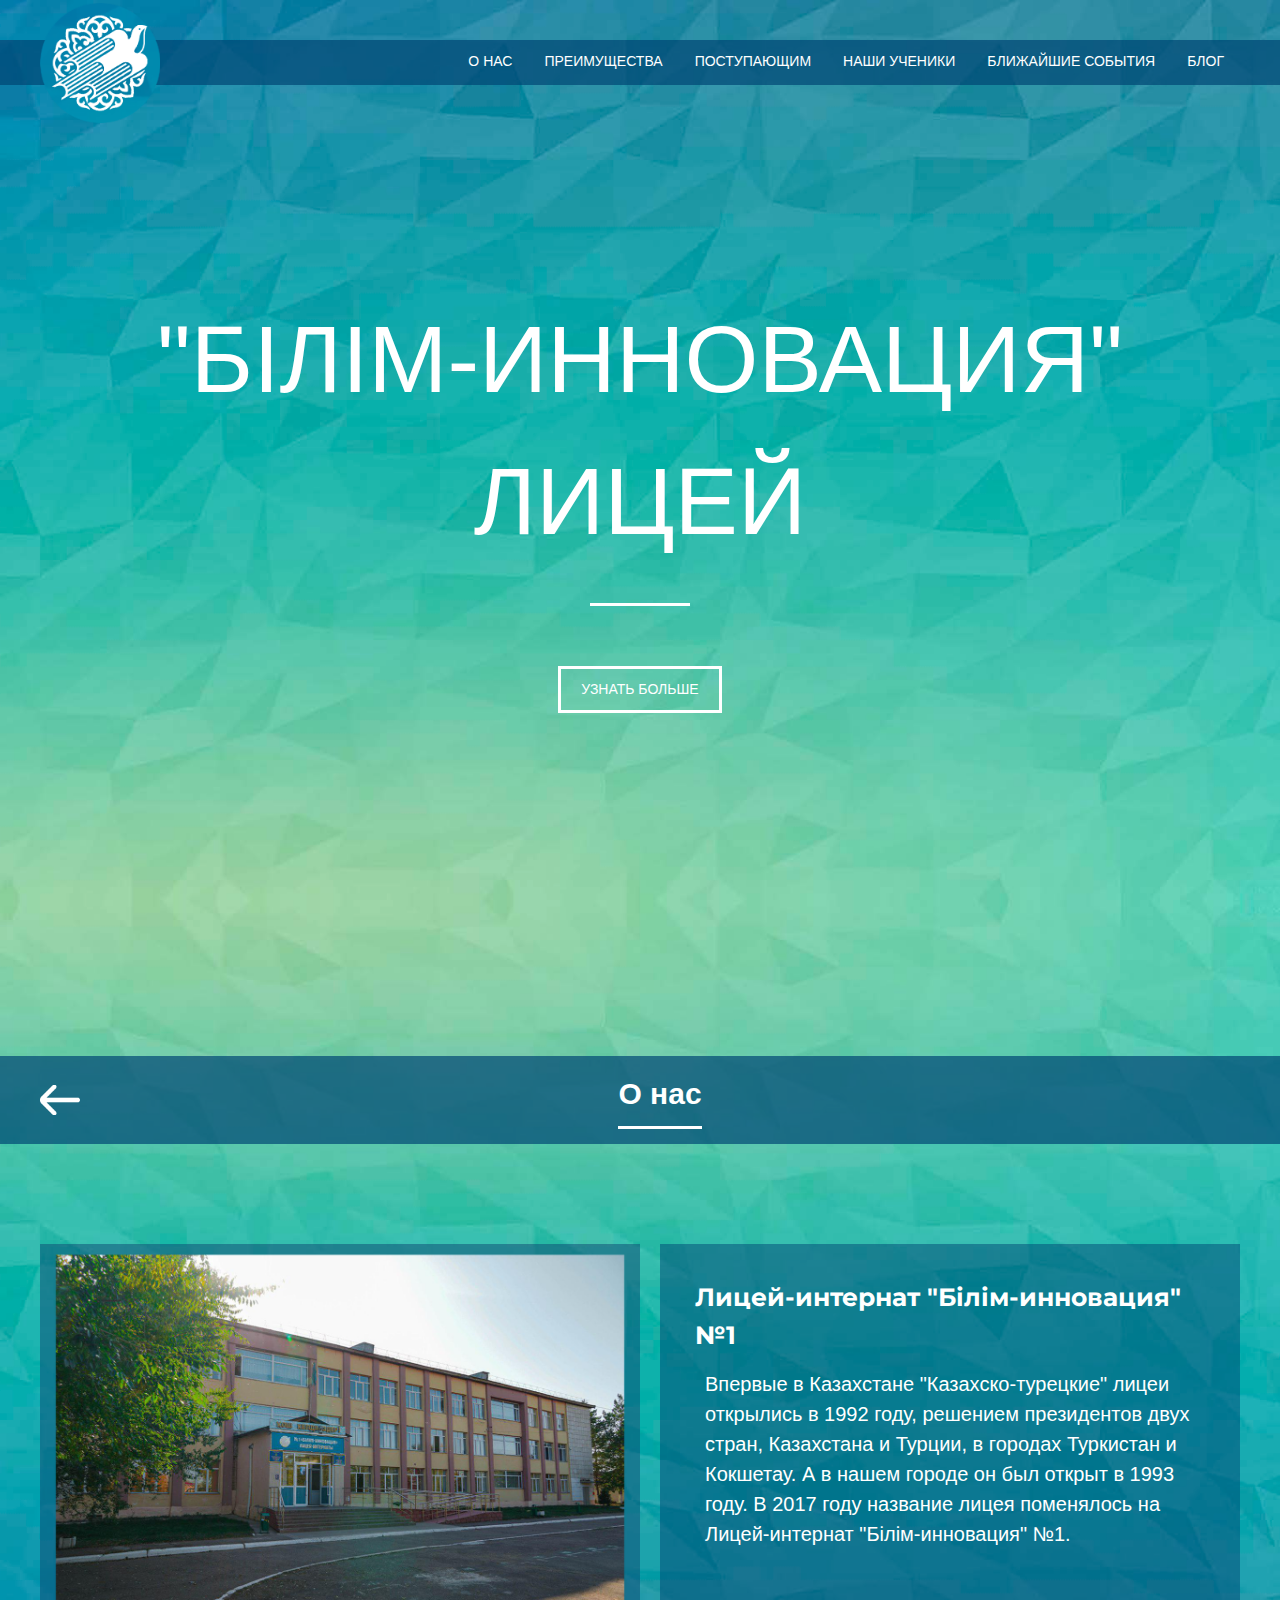
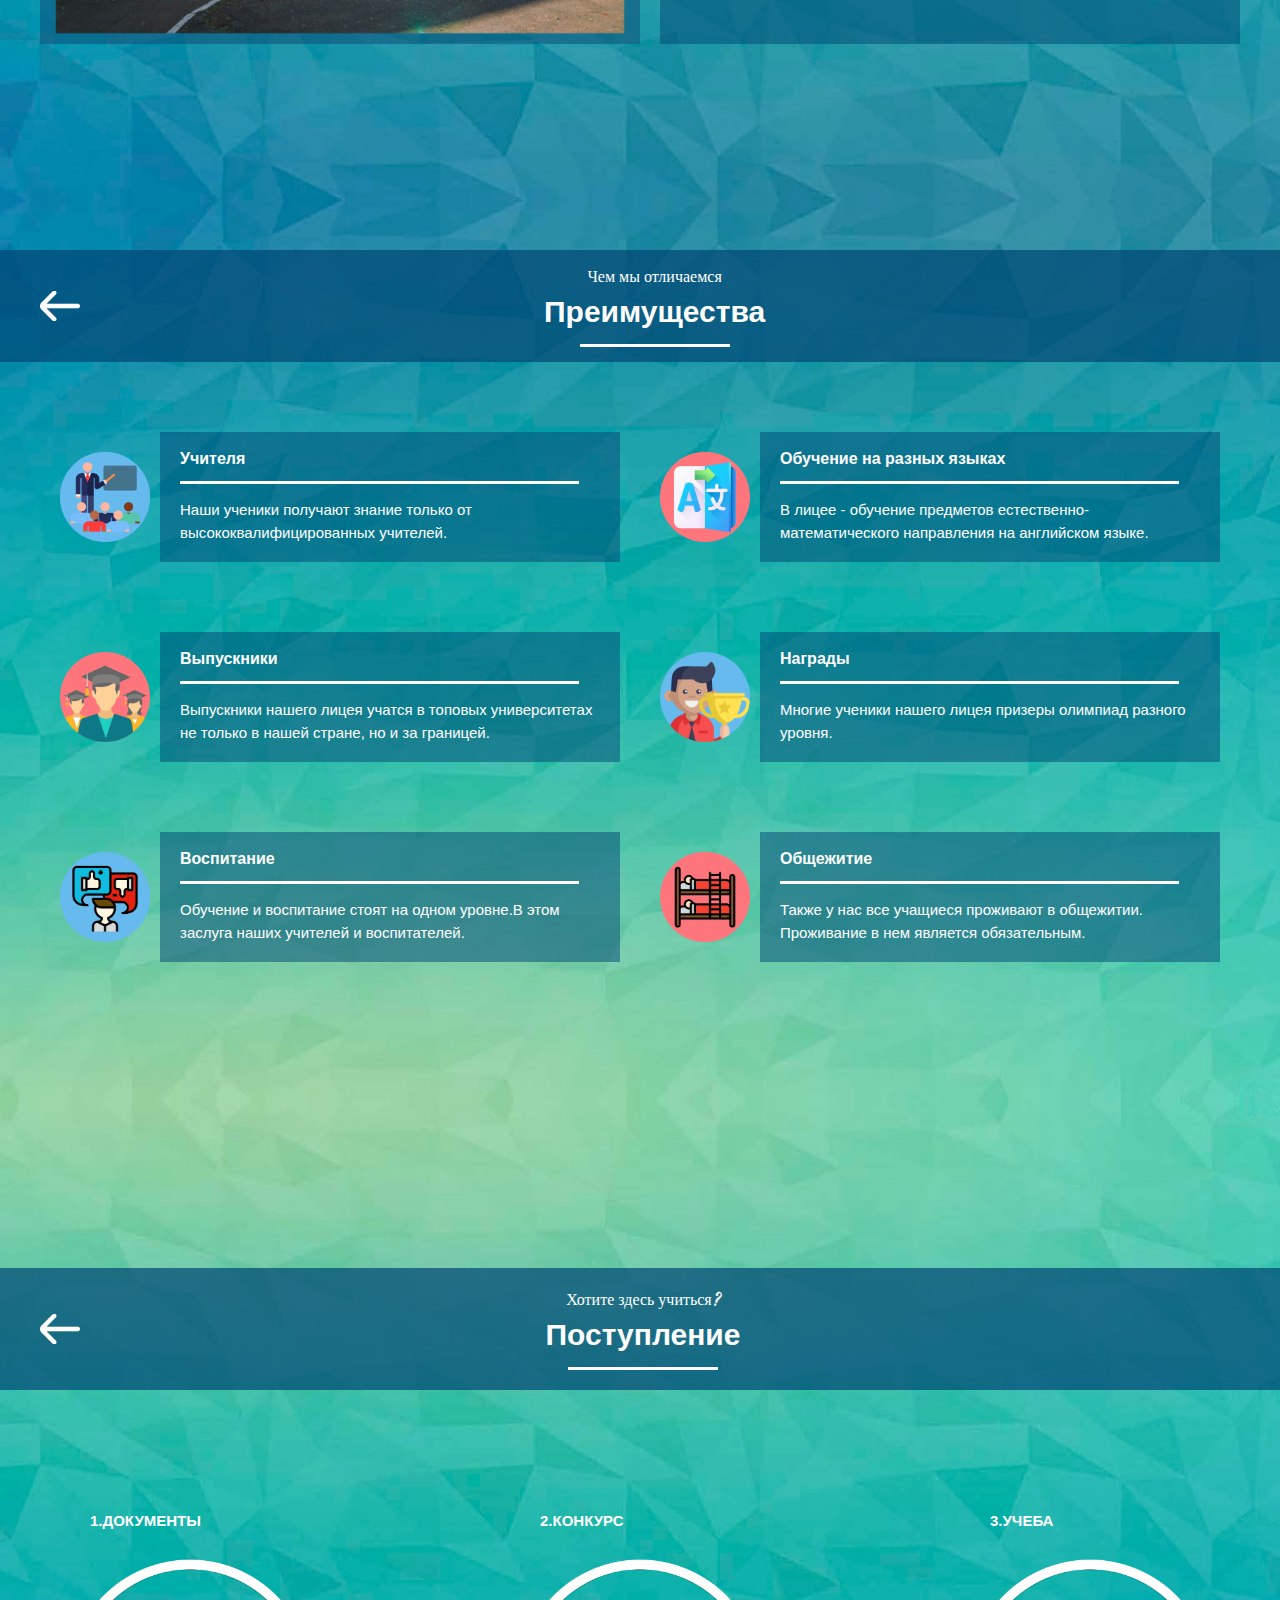
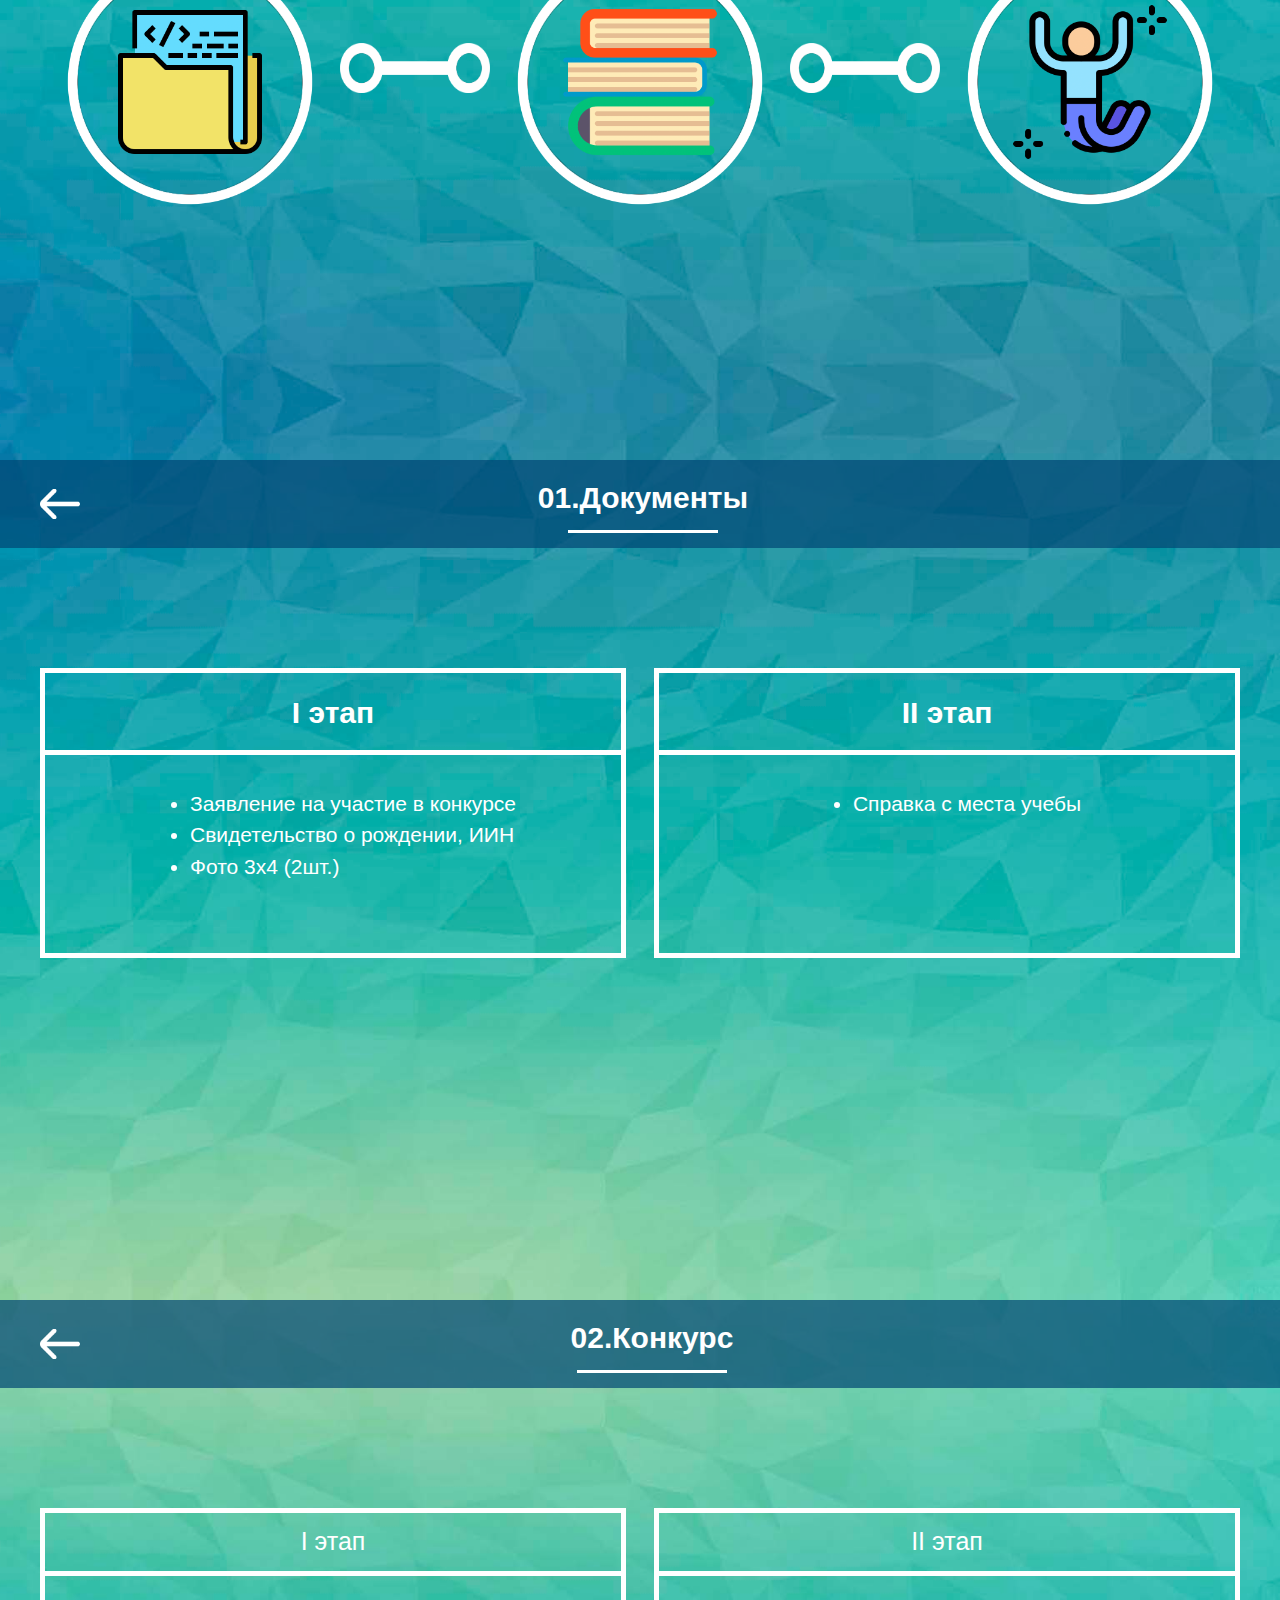
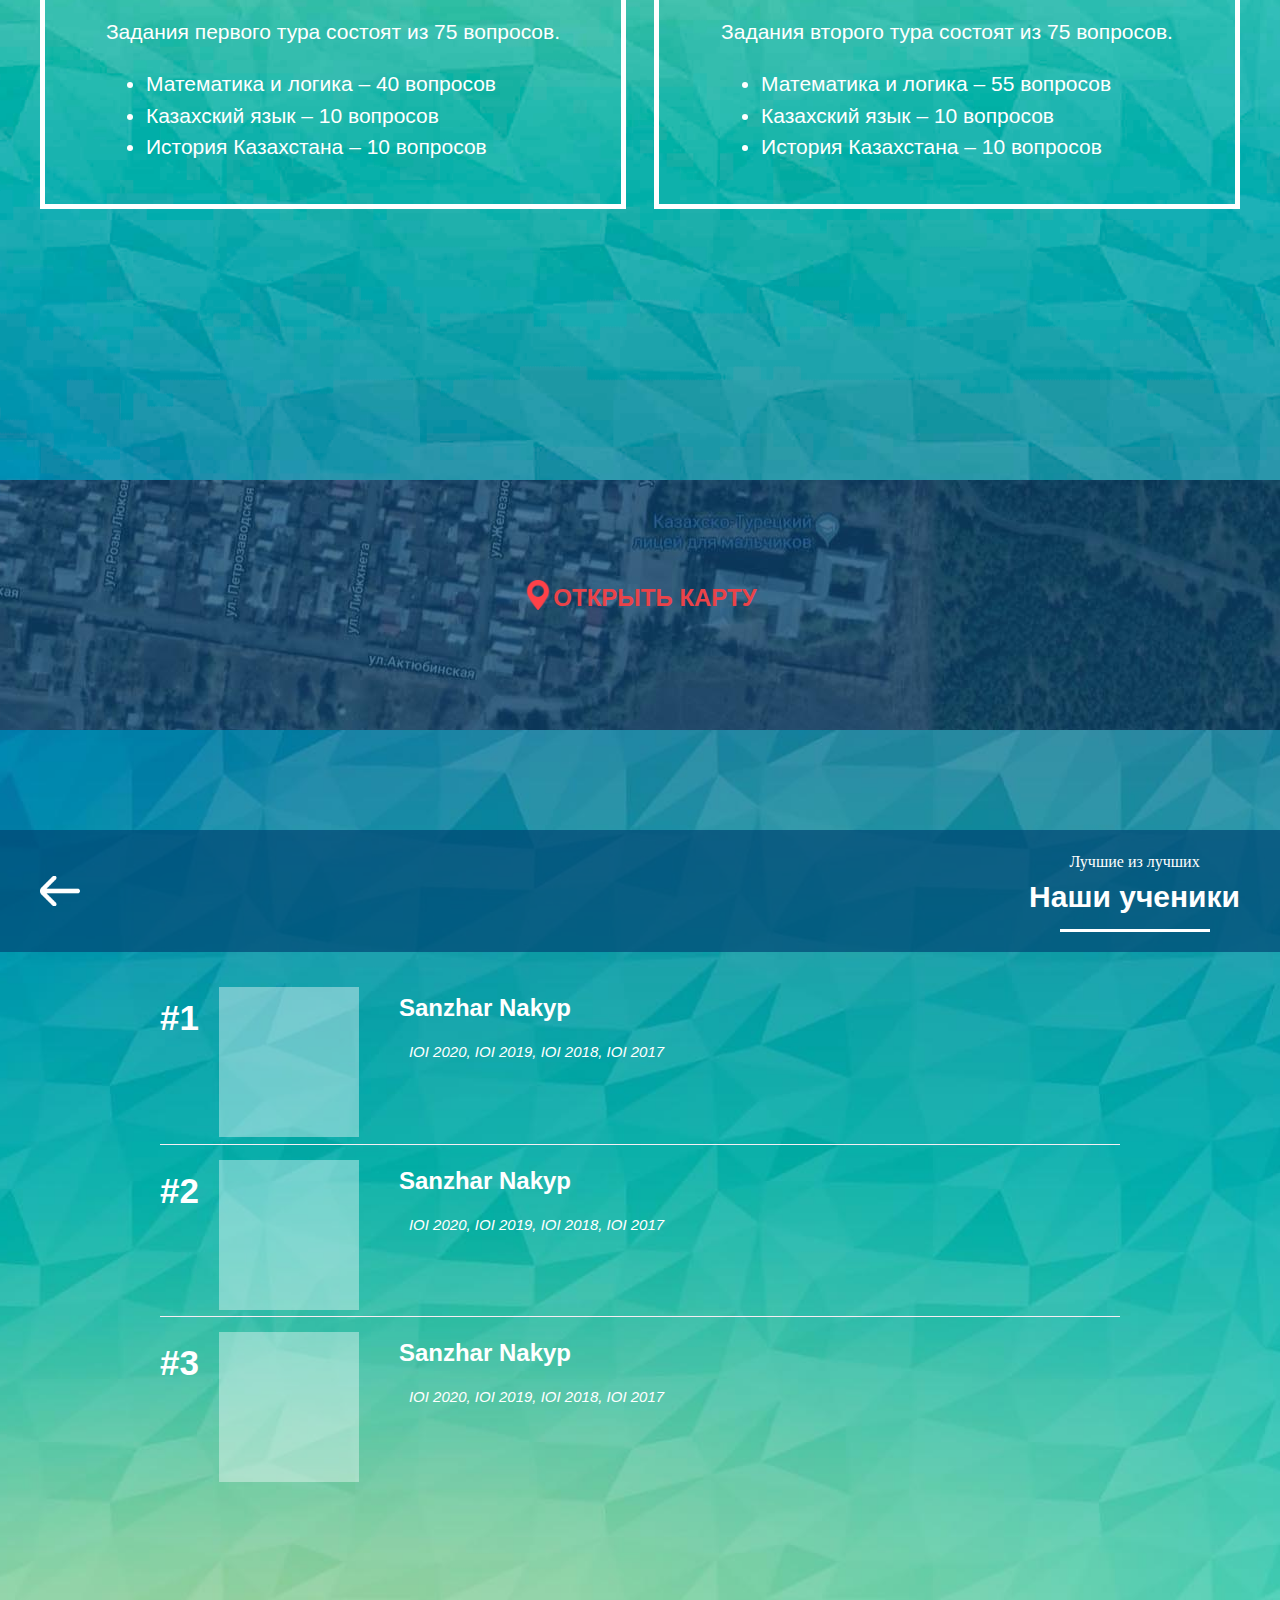
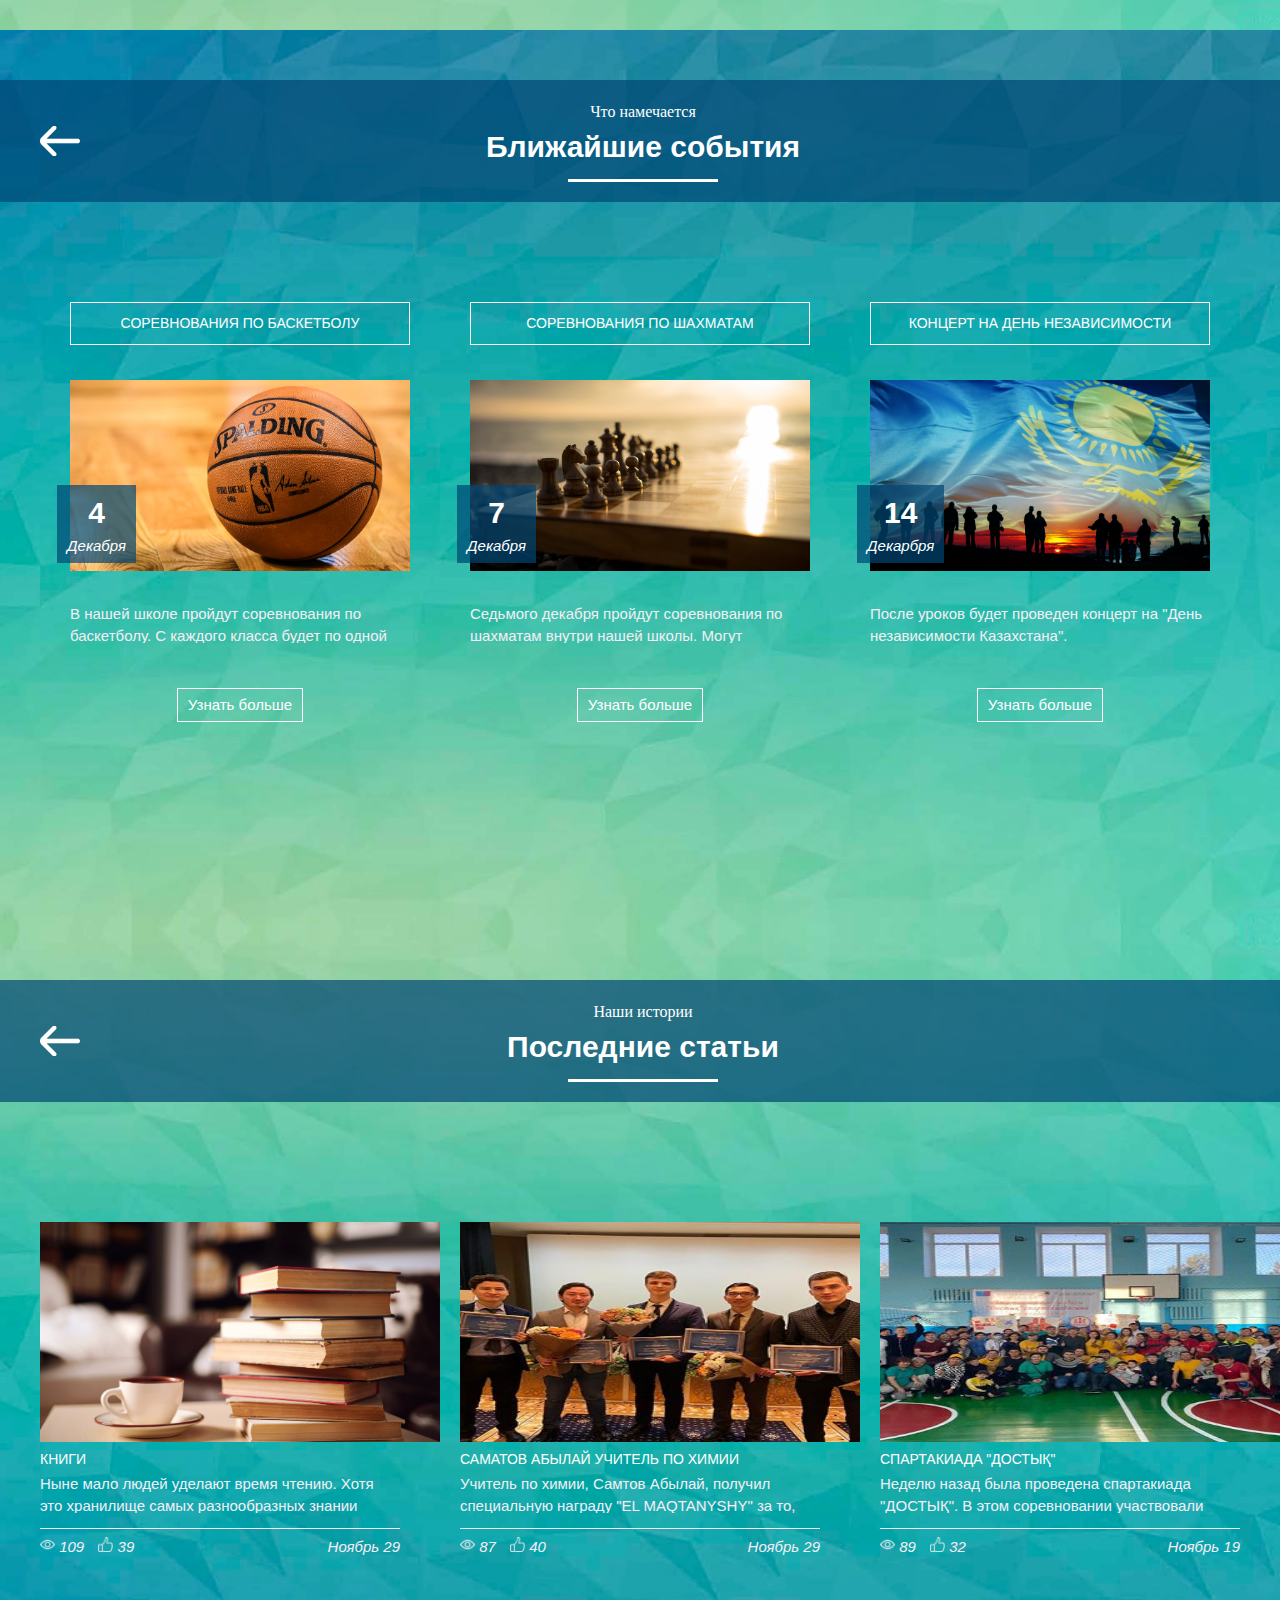
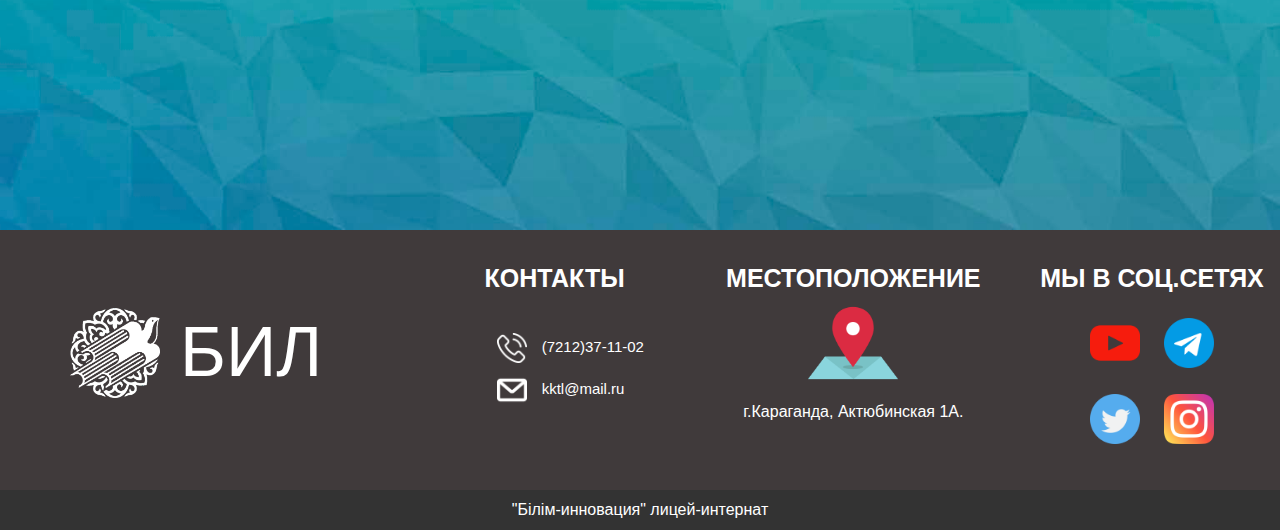
<file: index.html>
<!DOCTYPE html>
<html>
<head>
	<link rel="stylesheet" type="text/css" href="assets/style/style.css">
	<link href="https://fonts.googleapis.com/css?family=Ubuntu|Jomolhari|Roboto|Kaushan+Script|Montserrat|Open+Sans&display=swap" rel="stylesheet">
	<meta charset="utf-8">
	<title>БИЛ</title>
</head>
<body>
	<header class="header">
		<div class="header_line">
			<div class="container">
				<div class="header_content">
					<div class="header_logo"></div>
					<nav class="nav">
						<a class="nav_link" href="#" onclick="slowScroll('#about_link')">О нас</a>
						<a class="nav_link" href="#" onclick="slowScroll('#advantage_link')">Преимущества</a>
						<a class="nav_link" href="#" onclick="slowScroll('#admission_link')">Поступающим</a>
						<a class="nav_link" href="#" onclick="slowScroll('#rating_link')">Наши ученики</a>
						<a class="nav_link" href="#" onclick="slowScroll('#event_link')">Ближайшие события</a>
						<a class="nav_link" href="#" onclick="slowScroll('#blog_link')">Блог</a>
					</nav>
				</div>
			</div>
		</div>
	</header>
	<div class="intro" id="intro_link">
		<div class="container">
			<div class="intro_content">
				<div class="intro_title">
					"Білім-инновация" лицей
				</div>
				<a href="#" class="intro_btn" onclick="slowScroll('#about_link')">Узнать больше</a>
			</div>
		</div>
	</div>

	<div class="about" id="about_link">
		<div class="about_all_header">
			<div class="container">
				<div class="about_header">
					<a class="about_head_arrow" href="#" onclick="slowScroll('#intro_link')"></a>
					<div class="about_head_title">
						О нас
					</div>
				</div>
			</div>
		</div>
		<div class="container">
			<div class="about_content">
				<div class="about_item">
					<div class="about_image"></div>
				</div>
				<div class="about_item">
					<div class="about_inner">
						<div class="about_title">
							Лицей-интернат "Білім-инновация" №1
						</div>
						<div class="about_text">
							Впервые в Казахстане "Казахско-турецкие" лицеи открылись в 1992 году,
							решением президентов двух стран, Казахстана и Турции, в городах
							Туркистан и Кокшетау. А в нашем городе он был	 открыт в 1993 году.
							В 2017 году название лицея поменялось на Лицей-интернат "Білім-инновация" №1.
						</div>
					</div>
				</div>
			</div>
		</div>
	</div>
	<div class="advantage" id="advantage_link">
		<div class="advantage_all_header">
			<div class="container">
				<div class="advantage_header">
					<div class="advantage_head_item">
						<a class="advantage_head_arrow" href="#" onclick="slowScroll('#intro_link')"></a>
					</div>
					<div class="advantage_head_item">
						<div class="advantage_head_inner">
							<div class="advantage_head_subtitle">
								Чем мы отличаемся
							</div>
							<div class="advantage_head_title">
								Преимущества
							</div>
						</div>
					</div>
				</div>
			</div>
		</div>
		<div class="container">
			<div class="advantage_content">
				<div class="advantage_item">
					<div class="advantage_block">
						<img class="advantage_post_icon" src="assets/images/advantage/teachers.png">
						<div class="advantage_all_post">
							<div class="advantage_post_title">
								Учителя
							</div>
							<div class="advantage_post_text">
								Наши ученики получают знание только от высококвалифицированных учителей.
							</div>
						</div>
					</div>
					<div class="advantage_block">
						<img class="advantage_post_icon" src="assets/images/advantage/graduate.png">
						<div class="advantage_all_post">
							<div class="advantage_post_title">
								Выпускники
							</div>
							<div class="advantage_post_text">
								Выпускники нашего лицея учатся в топовых университетах не только в нашей
								стране, но и за границей.
							</div>
						</div>
					</div>
					<div class="advantage_block">
						<img class="advantage_post_icon" src="assets/images/advantage/behavior.png">
						<div class="advantage_all_post">
							<div class="advantage_post_title">
								Воспитание
							</div>
							<div class="advantage_post_text">
								Обучение и  воспитание стоят на одном уровне.В этом заслуга наших учителей и воспитателей. 
							</div>
						</div>
					</div>
				</div>
				<div class="advantage_item">
					<div class="advantage_block">
						<img class="advantage_post_icon" src="assets/images/advantage/language.png">
						<div class="advantage_all_post">
							<div class="advantage_post_title">
								Обучение на разных языках
							</div>
							<div class="advantage_post_text">
								В лицее - обучение   предметов естественно-математического направления на
								английском языке.
							</div>
						</div>
					</div>
					<div class="advantage_block">
						<img class="advantage_post_icon" src="assets/images/advantage/medal.png">
						<div class="advantage_all_post">
							<div class="advantage_post_title">
								Награды
							</div>
							<div class="advantage_post_text">
								Многие ученики нашего лицея призеры олимпиад разного уровня.
							</div>
						</div>
					</div>
					<div class="advantage_block">
						<img class="advantage_post_icon" src="assets/images/advantage/dormitory.png">
						<div class="advantage_all_post">
							<div class="advantage_post_title">
								Общежитие
							</div>
							<div class="advantage_post_text">
								Также у нас все учащиеся проживают в общежитии. Проживание в нем
								является обязательным.
							</div>					</div>
					</div>
				</div>
			</div>
		</div>
	</div>

	<div class="admission" id="admission_link">
		<div class="admission_all_header">
			<div class="container">
				<div class="admission_header">
					<div class="admission_head_item">
						<a class="admission_head_arrow" href="#" onclick="slowScroll('#intro_link')"></a>
					</div>
					<div class="admission_head_item">
						<div class="admission_head_inner">
							<div class="admission_head_subtitle">
								Хотите здесь учиться?
							</div>
							<div class="admission_head_title">
								Поступление
							</div>
						</div>
					</div>
				</div>
			</div>
		</div>
		<div class="container">
			<div class="admission_content">
				<div class="admission_item">
					<div class="admission_item_element">
						<div class="admission_item_element_text">
							1.Документы
						</div>
						<img class="admission_item_element_icon" src="assets/images/admission/icons/documents_icon.png" alt="Documents">
					</div>
				</div>
				<div class="admission_item_linking">
					<img class="admission_item_linkingline" src="assets/images/admission/load.png" alt="LinkingLine">
				</div>
				<div class="admission_item">
					<div class="admission_item_element">
						<div class="admission_item_element_text">
							2.Конкурс
						</div>
						<img class="admission_item_element_icon" src="assets/images/admission/icons/competition_icon.png" alt="Competition">
					</div>
				</div>
				<div class="admission_item_linking">
					<img class="admission_item_linkingline" src="assets/images/admission/load.png" alt="LinkingLine">
				</div>
				<div class="admission_item">
					<div class="admission_item_element">
						<div class="admission_item_element_text">
							3.Учеба
						</div>
						<img class="admission_item_element_icon" src="assets/images/admission/icons/success_icon.png" alt="Success">
					</div>
				</div>
			</div>
		</div>
	</div>
	<div class="documents">
		<div class="documents_all_header">
			<div class="container">
				<div class="documents_header">
					<div class="documents_head_item">
						<a class="documents_head_arrow" href="#" onclick="slowScroll('#intro_link')"></a>
					</div>
					<div class="documents_head_item">
						<div class="documents_head_title">
							01.Документы
						</div>
					</div>
				</div>
			</div>
		</div>
		<div class="container">
			<div class="documents_content">
				<div class="documents_item">
					<div class="documents_item_title">
						I этап
					</div>
					<div class="documents_item_inner">
						<ul>
							<li>Заявление на участие в конкурсе</li>
							<li>Свидетельство о рождении, ИИН</li>
							<li>Фото 3х4 (2шт.)</li>
						</ul>
					</div>
				</div>
				<div class="documents_item">
					<div class="documents_item_title">
						II этап
					</div>
					<div class="documents_item_inner">
						<ul>
							<li>Справка с места учебы</li>
						</ul>
					</div>
				</div>
			</div>
		</div>
	</div>
	<div class="competition">
		<div class="competition_all_header">
			<div class="container">
				<div class="competition_header">
					<div class="competition_head_item">
						<a class="competition_head_arrow" href="#" onclick="slowScroll('#intro_link')"></a>
					</div>
					<div class="competition_head_item">
						<div class="competition_head_title">
							02.Конкурс
						</div>
					</div>
				</div>
			</div>
		</div>
		<div class="container">
			<div class="competition_content">
				<div class="competition_item">
					<div class="competition_item_title">
						I этап
					</div>
					<div class="competition_item_inner">
						<div class="competition_inner_title">
							Задания первого тура состоят из 75 вопросов.
						</div>
						<ul>
							<li>Математика и логика – 40 вопросов</li>
							<li>Казахский язык – 10 вопросов</li>
							<li>История Казахстана – 10 вопросов</li>
						</ul>
					</div>
				</div>
				<div class="competition_item">
					<div class="competition_item_title">
						II этап
					</div>
					<div class="competition_item_inner">
						<div class="competition_inner_title">
							Задания второго тура состоят из 75 вопросов.
						</div>
						<ul>
							<li>Математика и логика – 55 вопросов</li>
							<li>Казахский язык – 10 вопросов</li>
							<li>История Казахстана – 10 вопросов</li>
						</ul>
					</div>
				</div>
			</div>
		</div>
	</div>

	<div class="map">
		<div class="container">
			<div class="map_content">
				<div class="map_item">
					<img src="assets/images/map/map_flag.png" class="map_flag">
					<div class="map_title">
						<a class="map_link" target="_blank" href="https://www.google.kz/maps/place/%D0%9A%D0%B0%D0%B7%D0%B0%D1%85%D1%81%D0%BA%D0%BE-%D0%A2%D1%83%D1%80%D0%B5%D1%86%D0%BA%D0%B8%D0%B9+%D0%BB%D0%B8%D1%86%D0%B5%D0%B9+%D0%B4%D0%BB%D1%8F+%D0%BC%D0%B0%D0%BB%D1%8C%D1%87%D0%B8%D0%BA%D0%BE%D0%B2/@49.8462011,73.200645,483m/data=!3m1!1e3!4m5!3m4!1s0x424348eaf0d3a153:0x553f8563fa7754dd!8m2!3d49.8465131!4d73.2013511">Открыть карту</a>
					</div>
				</div>
			</div>
		</div>
	</div>

	<div class="rating" id="rating_link">
		<div class="rating_all_header">
		   <div class="container">
			   <div class="rating_header">
				   <div class="rating_head_item">
					   <a class="rating_head_arrow" href="#" onclick="slowScroll('#intro_link')"></a>
				   </div>
				   <div class="rating_head_item">
					   <div class="rating_head_inner">
						   <div class="rating_head_subtitle">
						   	   Лучшие из лучших
						   </div>
						   <div class="rating_head_title">
							   Наши ученики
						   </div>
					   </div>
				   </div>
			   </div>
		   </div>
	   </div>
	   <div class="container">
			<div class="rating_content">
				<div class="rating_student">
					<div class="rating_item1">
						<div class="rating_place">
							#1
						</div>
						<div>
							<img class="rating_face" src="assets/images/filler/white_filler.png">
						</div>
					</div>
					<div class="rating_item2">
						<div class="rating_name">
							Sanzhar Nakyp
						</div>
						<div class="rating_awards">
							IOI 2020, IOI 2019, IOI 2018, IOI 2017
						</div>
					</div>
				</div>
				<div class="rating_student">
					<div class="rating_item1">
						<div class="rating_place">
							#2
						</div>
						<div>
							<img class="rating_face" src="assets/images/filler/white_filler.png">
						</div>
					</div>
					<div class="rating_item2">
						<div class="rating_name">
							Sanzhar Nakyp
						</div>
						<div class="rating_awards">
							IOI 2020, IOI 2019, IOI 2018, IOI 2017
						</div>
					</div>
				</div>
				<div class="rating_student_last">
					<div class="rating_item1">
						<div class="rating_place">
							#3
						</div>
						<div>
							<img class="rating_face" src="assets/images/filler/white_filler.png">
						</div>
					</div>
					<div class="rating_item2">
						<div class="rating_name">
							Sanzhar Nakyp
						</div>
						<div class="rating_awards">
							IOI 2020, IOI 2019, IOI 2018, IOI 2017
						</div>
					</div>
				</div>
			</div>
	   </div>
	</div>

	<div class="event" id="event_link">
		<div class="event_all_header">
		   <div class="container">
			   <div class="event_header">
				   <div class="event_head_item">
					   <a class="event_head_arrow" href="#" onclick="slowScroll('#intro_link')"></a>
				   </div>
				   <div class="event_head_item">
					   <div class="event_head_inner">
						   <div class="event_head_subtitle">
							   Что намечается
						   </div>
						   <div class="event_head_title">
							   Ближайшие события
						   </div>
					   </div>
				   </div>
			   </div>
		   </div>
	   </div>
	   <div class="container">
	       <div class="event_content">
			   <div class="event_item">
				   <div class="event_item_header">
					   <div class="event_title">Соревнования по баскетболу</div>
					   <a href="#">
						   <img class="event_photo" src="assets/images/event/basketball.jpg">
					   </a>
					   <div class="event_date">
						   <div class="event_date_day">4</div>Декабря
					   </div>
				   </div>
				   <div class="event_item_content">
					   <div class="event_text">
					   		В нашей школе пройдут соревнования по баскетболу. С каждого класса будет по одной команде. Итого 10 команд.
					   </div>
				   </div>
				   <div class="event_footer">
					   <div class="event_button">
						   <a class="event_button_link" href="event.html">Узнать больше</a>
					   </div>
				  </div>
			   </div>
			   <div class="event_item">
				   <div class="event_item_header">
					   <div class="event_title">Соревнования по шахматам</div>
					   <a href="#">
						   <img class="event_photo" src="assets/images/event/chess.jpg">
					   </a>
					   <div class="event_date">
						   <div class="event_date_day">7</div>Декабря
					   </div>
				   </div>
				   <div class="event_item_content">
					   <div class="event_text">
					   		Седьмого декабря пройдут соревнования по шахматам внутри нашей школы. Могут участвовать все пожелавшие.
					   </div>
				   </div>
				   <div class="event_footer">
				   		<div class="event_button">
				   			<a class="event_button_link" href="#">Узнать больше</a>
				   		</div>
				   </div>
			   </div>
			   <div class="event_item">
				   <div class="event_item_header">
					   <div class="event_title">Концерт на день независимости</div>
					   <a href="#">
						   <img class="event_photo" src="assets/images/event/independent.jpg">
					   </a>
					   <div class="event_date">
						   <div class="event_date_day">14</div>Декарбря
					   </div>
				   </div>
				   <div class="event_item_content">
					   <div class="event_text">
						   После уроков будет проведен концерт на "День независимости Казахстана".
					   </div>
				   </div>
				   <div class="event_footer">
					   <div class="event_button">
						   <a class="event_button_link" href="#">Узнать больше</a>
					   </div>
				  </div>
			   </div>
	   	   </div>
	   </div>
	</div>

	<div class="blog" id="blog_link">
		<div class="blog_all_header">
		   <div class="container">
			   <div class="blog_header">
				   <div class="blog_head_item">
					   <a class="blog_head_arrow" href="#" onclick="slowScroll('#intro_link')"></a>
				   </div>
				   <div class="blog_head_item">
					   <div class="blog_head_inner">
						   <div class="blog_head_subtitle">
							   Наши истории
						   </div>
						   <div class="blog_head_title">
							   Последние статьи
						   </div>
					   </div>
				   </div>
			   </div>
		   </div>
	   </div>
	   	<div class="container">
			<div class="blog_posts">
				<div class="blog_item">
					<div class="blog_item_header">
						<a href="#">
							<img class="blog_photo" src="assets/images/blog/post1.jpg">
						</a>
					</div>
					<div class="blog_item_content">
						<a href="blog.html" class="blog_title"><div>Книги</div></a>
						<div class="blog_text">
							Ныне мало людей уделают время чтению. Хотя это хранилище самых
							разнообразных знании человечества.
						</div>
					</div>
					<div class="blog_footer">
						<div class="blog_stat">
							<div class="blog_stat_item">
								<img src="assets/images/blog/view.png" class="blog_stat_photo">
								109
							</div>
							<div class="blog_stat_item">
								<img src="assets/images/blog/like.png" class="blog_stat_photo">
								39
							</div>
						</div>
						<div class="blog_date">
							Ноябрь 29
						</div>
					</div>
				</div>
				<div class="blog_item">
					<div class="blog_item_header">
						<a href="#">
							<img class="blog_photo" src="assets/images/blog/post2.jpg">
						</a>
					</div>
					<div class="blog_item_content">
						<a href="#" class="blog_title"><div>Саматов Абылай учитель по химии</div></a>
						<div class="blog_text">
							Учитель по химии, Самтов Абылай, получил специальную награду "EL MAQTANYSHY"
							за то, что подготовил учеников, которые добились больших успехов
							на олимпиаде
						</div>
					</div>
					<div class="blog_footer">
						<div class="blog_stat">
							<div class="blog_stat_item">
								<img src="assets/images/blog/view.png" class="blog_stat_photo">
								87
							</div>
							<div class="blog_stat_item">
								<img src="assets/images/blog/like.png" class="blog_stat_photo">
								40
							</div>
						</div>
						<div class="blog_date">
							Ноябрь 29
						</div>
					</div>
				</div>
				<div class="blog_item">
					<div class="blog_item_header">
						<a href="#">
							<img class="blog_photo" src="assets/images/blog/post3.jpg">
						</a>
					</div>
					<div class="blog_item_content">
						<a href="#" class="blog_title"><div>Спартакиада "ДОСТЫҚ"</div></a>
						<div class="blog_text">
							Неделю назад была проведена спартакиада "ДОСТЫҚ". В этом соревновании
							участвовали родители.
						</div>
					</div>
					<div class="blog_footer">
						<div class="blog_stat">
							<div class="blog_stat_item">
								<img src="assets/images/blog/view.png" class="blog_stat_photo">
								89
							</div>
							<div class="blog_stat_item">
								<img src="assets/images/blog/like.png" class="blog_stat_photo">
								32
							</div>
						</div>
						<div class="blog_date">
							Ноябрь 19
						</div>
					</div>
				</div>
		   	</div>
	   	</div>
	</div>

	<div class="footer">
		<div class="footer_content">
			<div class="footer_header">
				<div class="footer_logo_component">
					<img class="footer_logo" src="assets/images/footer/logo.png">
					<div class="footer_logo_name">
						БИЛ
					</div>
				</div>
			</div>
			<div class="footer_item">
				<div class="footer_item_header">
					Контакты
				</div>
				<div class="footer_item_content">
					<div class="footer_contact">
						<div class="footer_contact_item">
							<img class="footer_phone_img" src="assets/images/footer/phone.png">
							(7212)37-11-02
						</div>
						<div class="footer_contact_item">
							<img class="footer_mail_img" src="assets/images/footer/mail.png">
							kktl@mail.ru
						</div>
					</div>
				</div>
			</div>
			<div class="footer_item">
				<div class="footer_item_header">
					Местоположение
				</div>
				<div class="footer_item_content">
					<div class="footer_map">
						<div class="footer_map_header">
							<img class="footer_map_img" src="assets/images/footer/map.png">
						</div>
						<div class="footer_map_content">
							г.Караганда, Актюбинская 1А.
						</div>
					</div>
				</div>
			</div>
			<div class="footer_item">
				<div class="footer_item_header">
					Мы в соц.сетях
				</div>
				<div class="footer_item_content">
					<div class="footer_soc">
						<div class="footer_soc_item">
							<a href="https://www.youtube.com/channel/UCsO1yAKQjPL74NAR-8BoAUg" target="_blank"><img class="footer_soc_img" src="assets/images/footer/youtube.png"></a>
							<a href="https://t.me/karbil1" target="_blank"><img class="footer_soc_img" src="assets/images/footer/telegram.png"></a>
						</div>
						<div class="footer_soc_item">
							<a href="https://twitter.com/karbilimschool" target="_blank"><img class="footer_soc_img" src="assets/images/footer/twitter.png"></a>
							<a href="https://instagram.com/bil.karagandy?igshid=16wwqltcneo7v" target="_blank"><img class="footer_soc_img" src="assets/images/footer/instagram.png"></a>
						</div>
					</div>
				</div>
			</div>
		</div>
		<div class="footer_footer">
			"Білім-инновация" лицей-интернат
		</div>
	</div>

	<script src="https://ajax.googleapis.com/ajax/libs/jquery/3.3.1/jquery.min.js"></script>
  	<script>
    	function slowScroll(id) {
      		$('html, body').animate({
        	scrollTop: $(id).offset().top
      		}, 500);
    	}
  	</script>
</body>
</html>
</file>
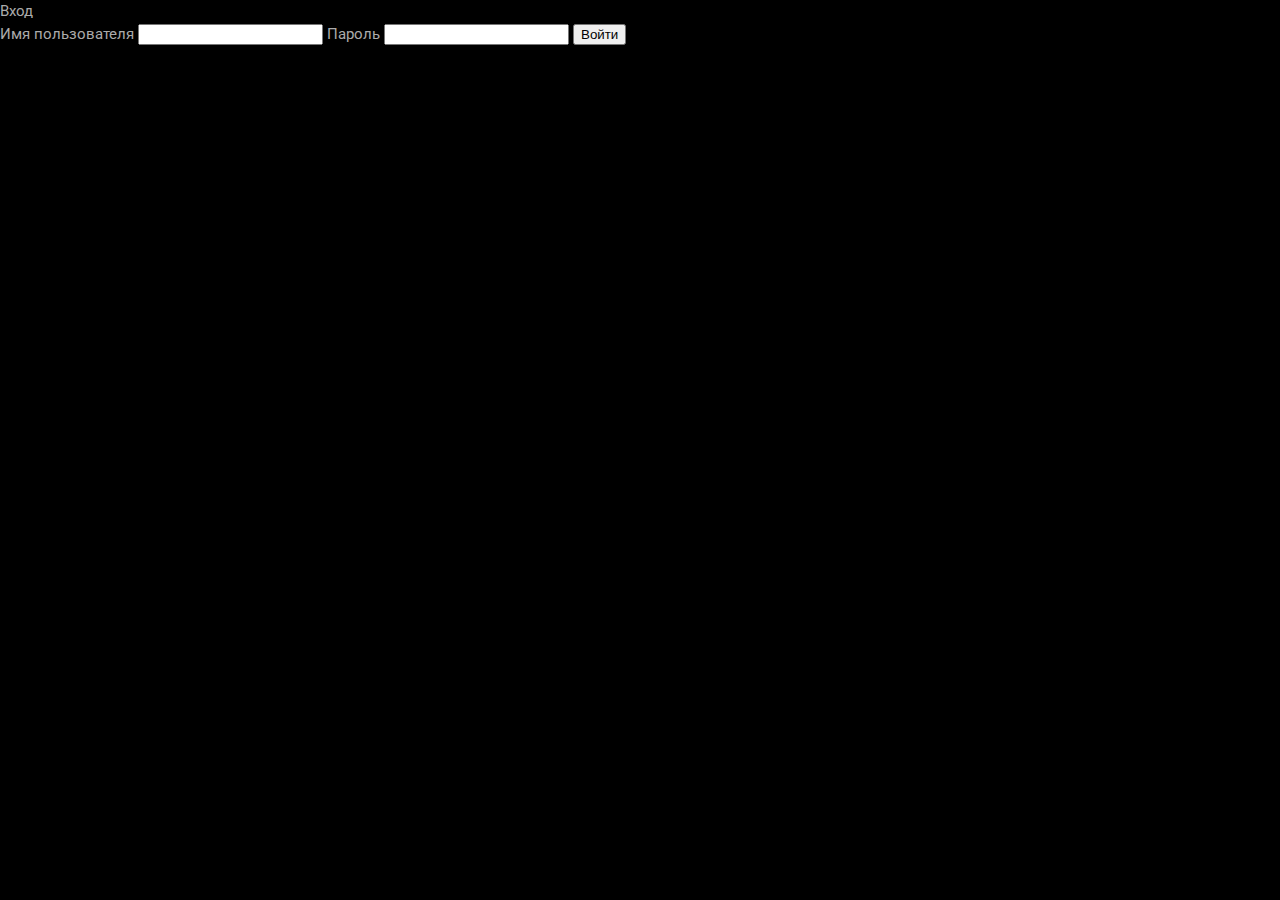
<file: admin.html>
<?php require "includes/config.php"; ?>
<!DOCTYPE html>
<html>
<head>
	<link rel="stylesheet" type="text/css" href="assets/style/style_admin.css">
	<link href="https://fonts.googleapis.com/css?family=Ubuntu|Jomolhari|Roboto|Kaushan+Script|Montserrat|Open+Sans&display=swap" rel="stylesheet">
	<meta charset="utf-8">
	<title>Вход</title>
</head>
<body>
    <div class="main">
		<form class="form" action="login.php" method="post">
			<div class="form_content">
				<div class="form_title">
					Вход
				</div>

				<label for="username">Имя пользователя</label>
				<input class="user_input" type="text" name="username" required>

				<label for="pswd">Пароль</label>
				<input class="pswd_input" type="password" name="pswd" required>

				<button class="submit_btn" type="submit" name="submit">Войти</button>
			</div>
		</form>
    </div>
</body>
</html>
</file>
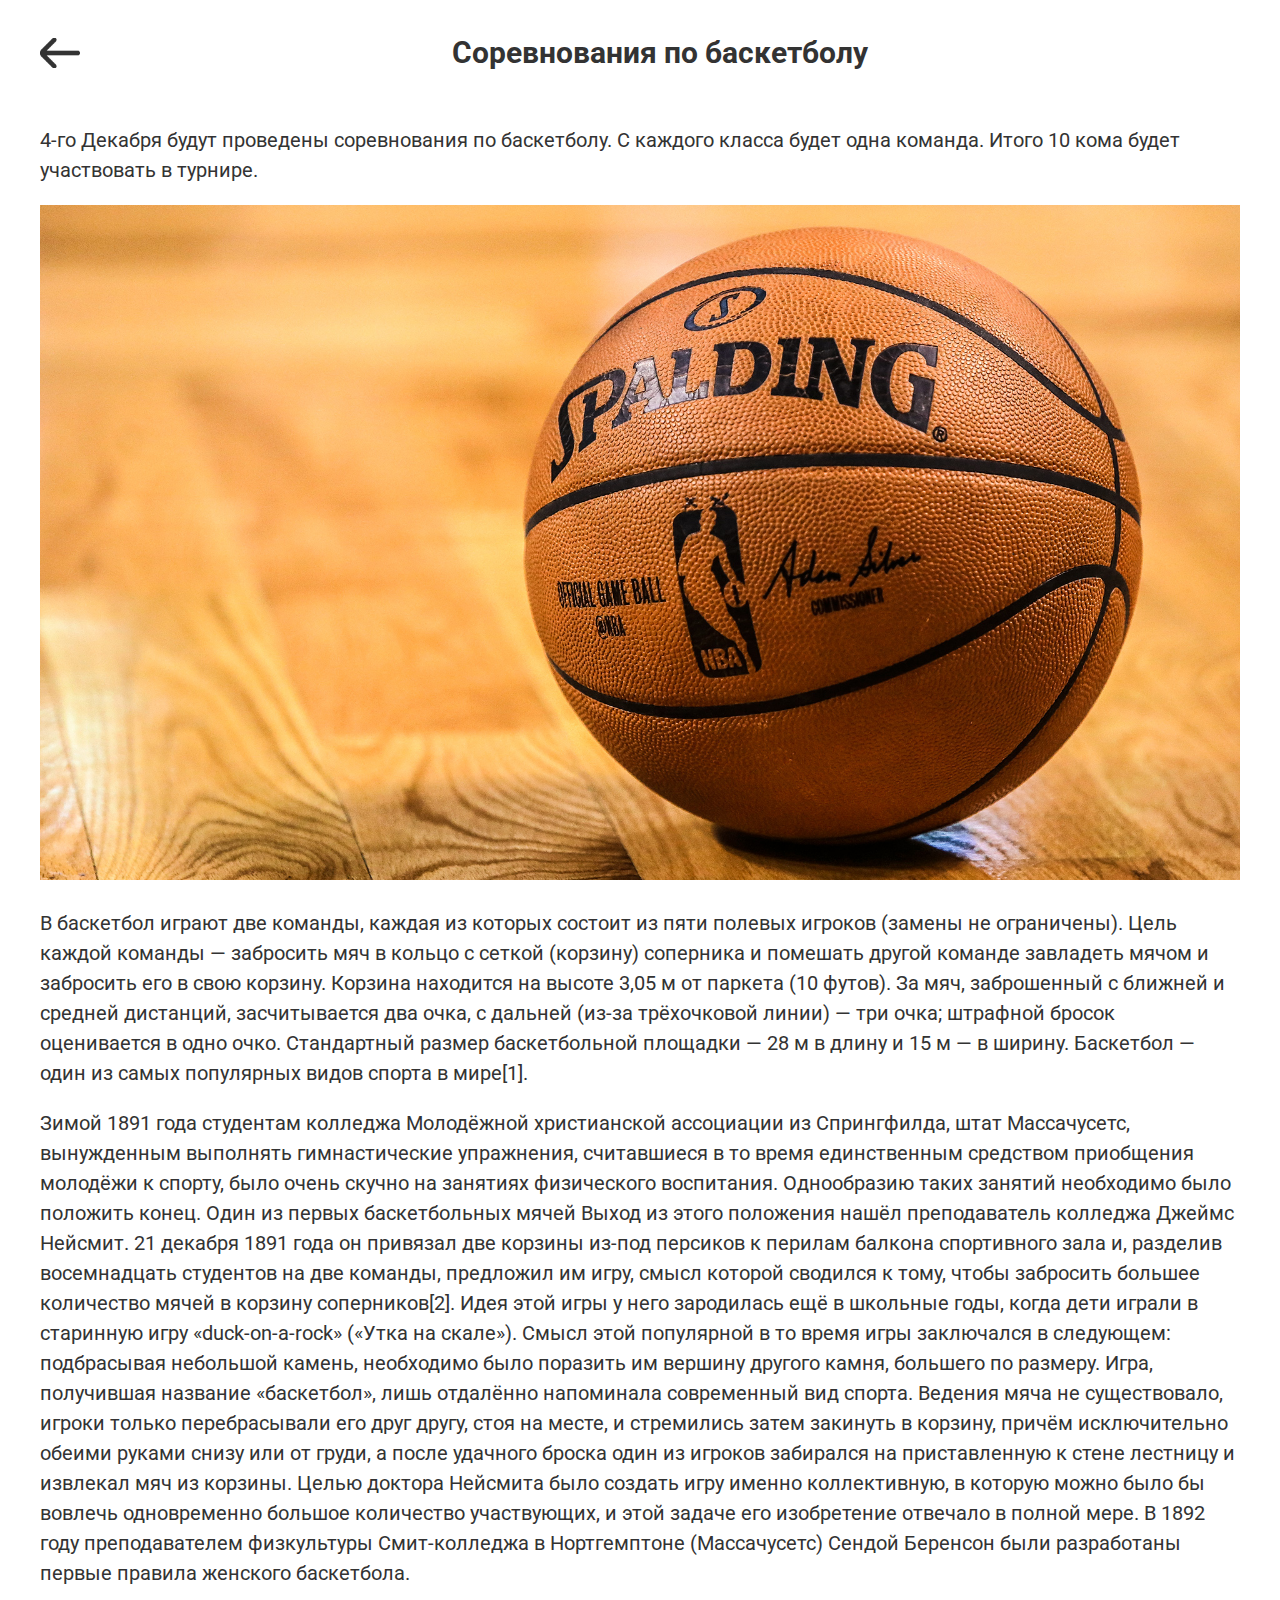
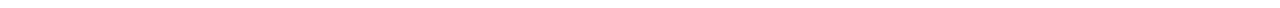
<file: event.html>
<!DOCTYPE html>
<html>
<head>
    <link rel="stylesheet" type="text/css" href="assets/style/style_event.css">
	<link href="https://fonts.googleapis.com/css?family=Ubuntu|Jomolhari|Roboto|Kaushan+Script|Montserrat|Open+Sans&display=swap" rel="stylesheet">
    <meta charset="utf-8">
    <title>Блог</title>
</head>
<body>
    <div class="blog_all_header">
        <div class="container">
            <div class="blog_header">
                <a class="blog_head_arrow" href="index.php"></a>
                <div class="blog_head_title">
                    Соревнования по баскетболу
                </div>
            </div>
        </div>
    </div>
    <div class="content">
        <div class="container">
            <p>
                4-го Декабря будут проведены соревнования по баскетболу. С каждого класса будет
                одна команда. Итого 10 кома будет участвовать в турнире.
            </p>
            <img class="basketball_img" src="assets/images/event/basketball.jpg" alt="basketball">
            <p>
                В баскетбол играют две команды, каждая из которых состоит из пяти полевых игроков
                (замены не ограничены). Цель каждой команды — забросить мяч в кольцо с сеткой (корзину)
                 соперника и помешать другой команде завладеть мячом и забросить его в свою корзину.
                 Корзина находится на высоте 3,05 м от паркета (10 футов). За мяч, заброшенный с
                 ближней и средней дистанций, засчитывается два очка, с дальней (из-за трёхочковой
                 линии) — три очка; штрафной бросок оценивается в одно очко. Стандартный размер
                 баскетбольной площадки — 28 м в длину и 15 м — в ширину. Баскетбол — один из самых
                 популярных видов спорта в мире[1].
            </p>
            <p>Зимой 1891 года студентам колледжа Молодёжной христианской ассоциации из Спрингфилда, штат Массачусетс, вынужденным выполнять гимнастические упражнения, считавшиеся в то время единственным средством приобщения молодёжи к спорту, было очень скучно на занятиях физического воспитания. Однообразию таких занятий необходимо было положить конец.
               Один из первых баскетбольных мячей

               Выход из этого положения нашёл преподаватель колледжа Джеймс Нейсмит. 21 декабря 1891 года он привязал две корзины из-под персиков к перилам балкона спортивного зала и, разделив восемнадцать студентов на две команды, предложил им игру, смысл которой сводился к тому, чтобы забросить большее количество мячей в корзину соперников[2].

               Идея этой игры у него зародилась ещё в школьные годы, когда дети играли в старинную игру «duck-on-a-rock» («Утка на скале»). Смысл этой популярной в то время игры заключался в следующем: подбрасывая небольшой камень, необходимо было поразить им вершину другого камня, большего по размеру.

               Игра, получившая название «баскетбол», лишь отдалённо напоминала современный вид спорта. Ведения мяча не существовало, игроки только перебрасывали его друг другу, стоя на месте, и стремились затем закинуть в корзину, причём исключительно обеими руками снизу или от груди, а после удачного броска один из игроков забирался на приставленную к стене лестницу и извлекал мяч из корзины. Целью доктора Нейсмита было создать игру именно коллективную, в которую можно было бы вовлечь одновременно большое количество участвующих, и этой задаче его изобретение отвечало в полной мере.

               В 1892 году преподавателем физкультуры Смит-колледжа в Нортгемптоне (Массачусетс) Сендой Беренсон были разработаны первые правила женского баскетбола.
             </p>

        </div>
    </div>
</body>
</html>
</file>
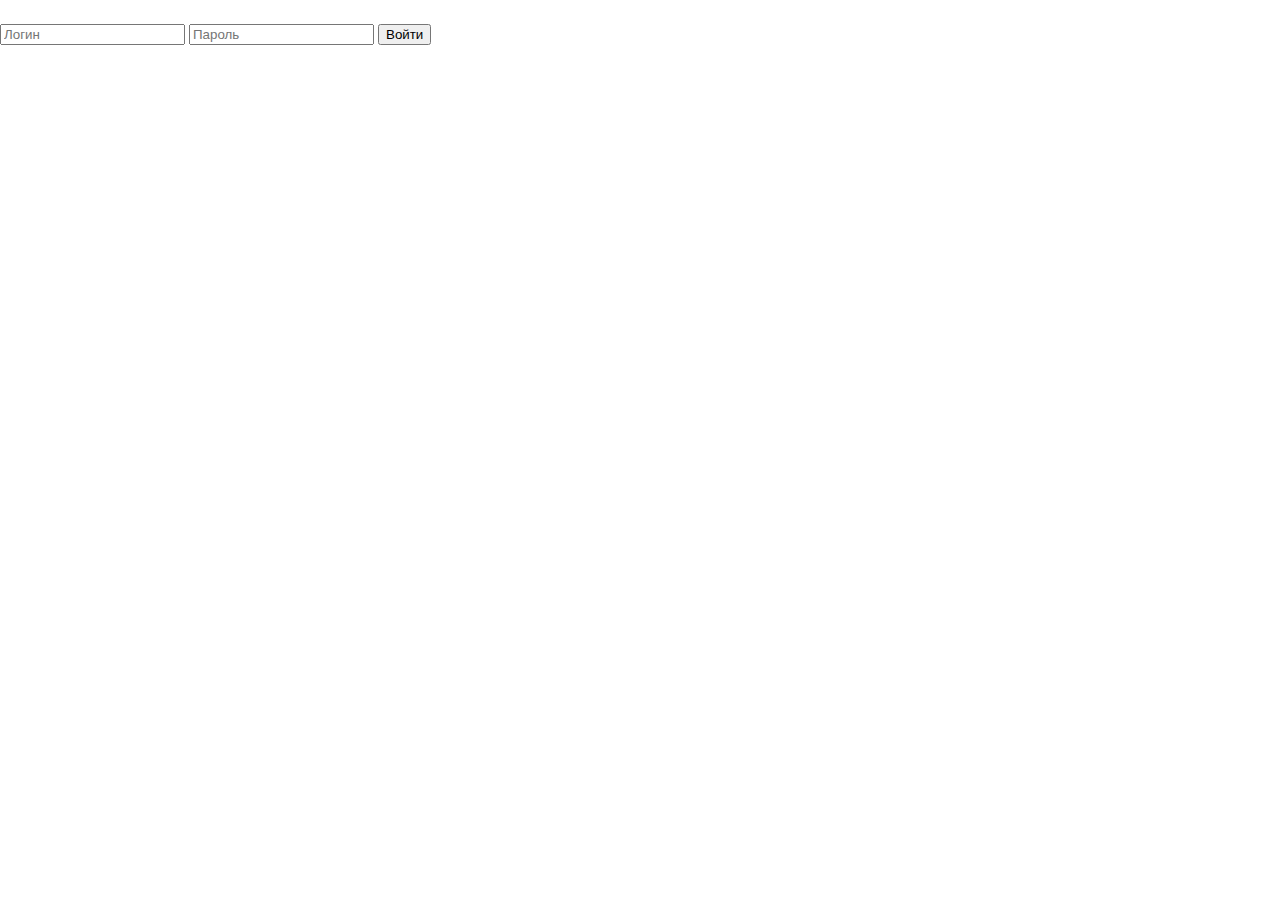
<file: assets/pages/login.html>
<?php require "includes/config.php"; ?>
<!DOCTYPE html>
<html>
<head>
	<link rel="stylesheet" type="text/css" href="../style/style_login.css">
	<link href="https://fonts.googleapis.com/css?family=Ubuntu|Jomolhari|Roboto|Kaushan+Script|Montserrat|Open+Sans&display=swap" rel="stylesheet">
	<meta charset="utf-8">
	<title>Вход</title>
</head>
<body>
    <div class="main">
		<form class="form" action="login_check.php" method="post">
			<div class="form_content">
				<div class="form_title">
					Вход
				</div>

				<input class="user_input" type="text" name="username" placeholder="Логин" required>
				<input class="pswd_input" type="password" name="pswd" placeholder="Пароль" required>

				<button class="submit_btn" type="submit" name="submit">Войти</button>
			</div>
		</form>
    </div>
</body>
</html>
</file>
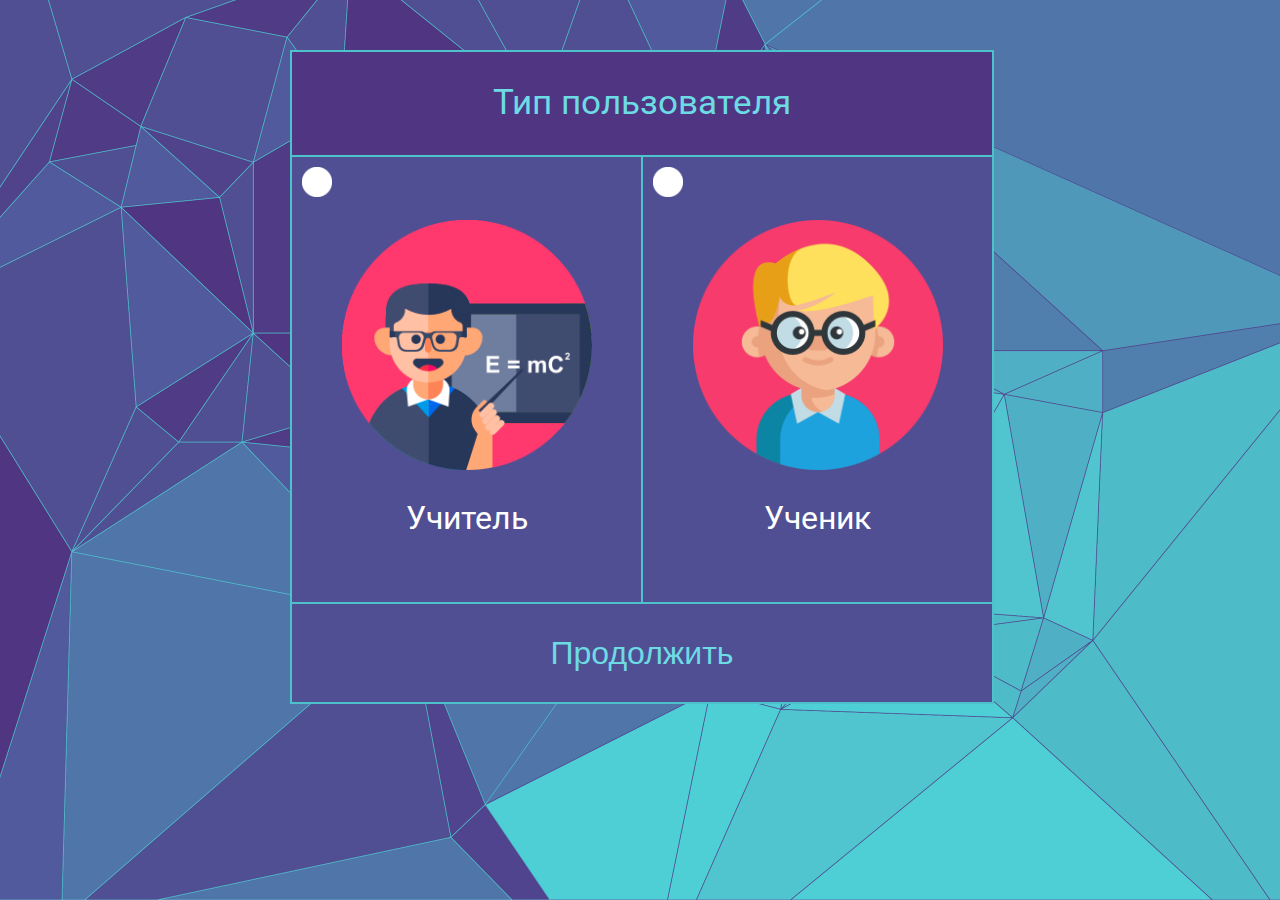
<file: assets/pages/register/main.html>
<!DOCTYPE html>
<html>
<head>
	<link rel="stylesheet" type="text/css" href="../../style/style_reg_main.css">
	<link href="https://fonts.googleapis.com/css?family=Ubuntu|Jomolhari|Roboto|Kaushan+Script|Montserrat|Open+Sans&display=swap" rel="stylesheet">
	<meta charset="utf-8">
	<title>Регистрация</title>
</head>
<body>
    <div class="register">
        <div class="container">
            <div class="content">
                <div class="block">
                    <div class="header">Тип пользователя</div>
                    <div class="list">
                        <input id="teacher_radio" class="radio" type="radio" name="reg_type" value="teacher" required>
                        <label for="teacher_radio" class="teacher_block">
                            <div class="condition">
                                <div class="teacher_cond"></div>
                            </div>
                            <div class="teacher_img"></div>
                            <div class="text">Учитель</div>
                        </label>
                        <input id="student_radio" class="radio" type="radio" name="reg_type" value="student" required>
                        <label for="student_radio" class="student_block">
                            <div class="condition">
                                <div class="student_cond"></div>
                            </div>
                            <div class="student_img"></div>
                            <div class="text">Ученик</div>
                        </label>
                    </div>
                    <div class="continue">
                        <button onclick="start_registration()" class="continue_btn"  name="submit_reg_type">Продолжить</button>
                    </div>
                </div>
            </div>
        </div>
    </div>
    <script>
    function start_registration() {
        if(document.getElementById('teacher_radio').checked) {
            window.location.replace("teacher.php");
        }
        else if(document.getElementById('student_radio').checked) {
            window.location.replace("student.php");
        }
    }
    </script>
</body>
</html>
</file>
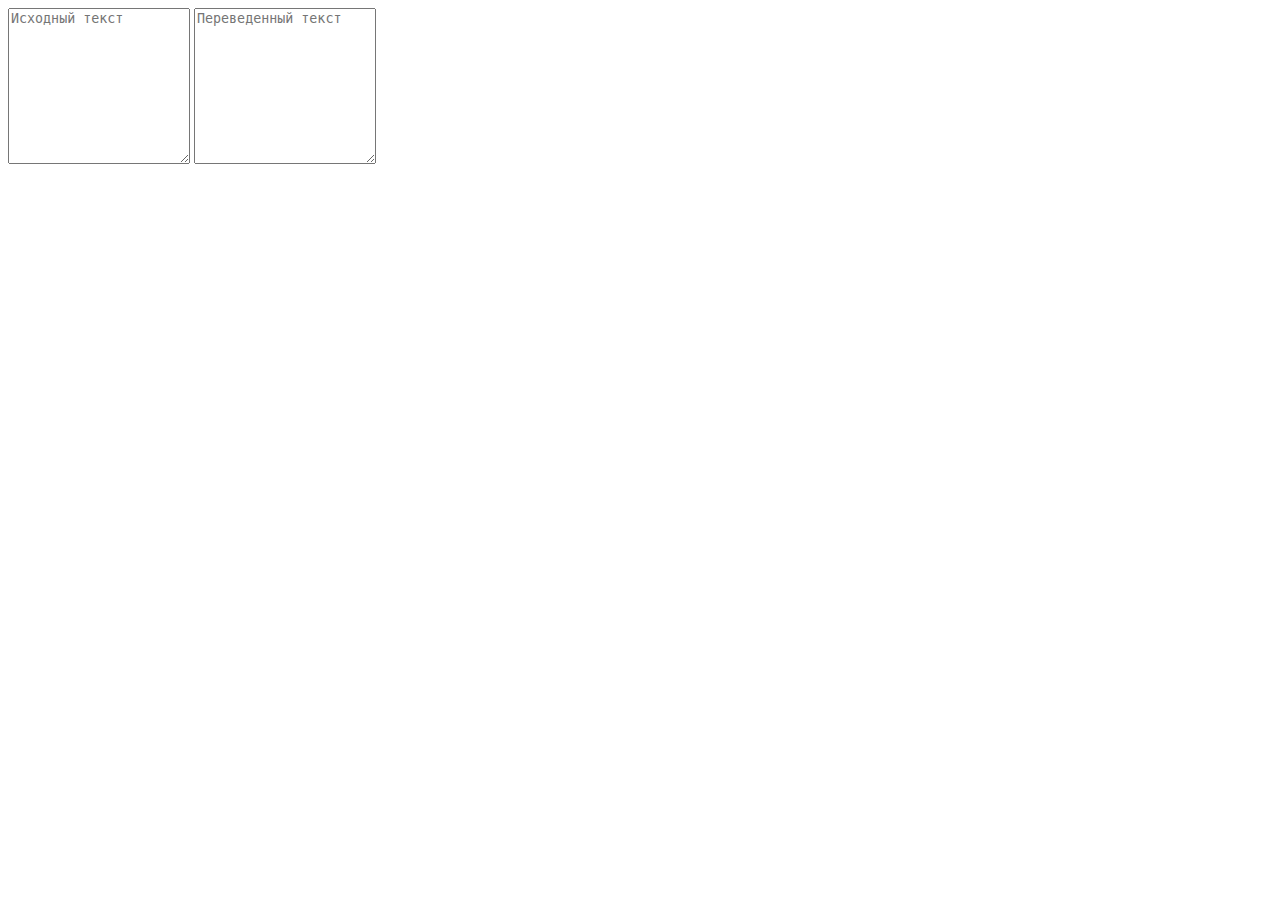
<file: assets/pages/test_shit/shit.html>
<!DOCTYPE html>
<html>
<head>
    <meta charset="UTF-8">
    <meta name="viewport" content="width=device-width, initial-scale=1.0">
    <!--<script src="../../scripts/translit.js"></script>-->
    <title>Document</title>
</head>
<body>
    <!--<textarea id="source" rows="10" placeholder="Type text here"></textarea>
    <textarea id="result" rows="10" readonly placeholder="Here you will see translitted text"></textarea>
    <input type="button" value="С кириллицы на латиницу" onclick="document.getElementById('result').value = convert_to_lat(document.getElementById('source').value);">-->
    <script>
        String.prototype.replaceAll = function (a, b) { return this.split(a).join(b) };
        var translite_lat = {
            "А": "A", "а": "a",
            "Ә": "Á", "ә": "á",
            "Б": "B", "б": "b",
            "Д": "D", "д": "d",
            "Е": "E", "е": "e",
            "Ф": "F", "ф": "f",
            "Ғ": "Ǵ", "ғ": "ǵ",
            "Г": "G", "г": "g",
            "Х": "H", "х": "h",
            "І": "I", "i": "i",
            "І": "I", "i": "i",
            "И": "I", "и": "ı",
            "Й": "I", "й": "ı",
            "H": "H", "h": "h",
            "Ж": "J", "ж": "j",
            "К": "K", "к": "k",
            "Л": "L", "л": "l",
            "М": "M", "м": "m",
            "Н": "N", "н": "n",
            "Ң": "Ń", "ң": "ń",
            "О": "O", "о": "o",
            "Ө": "Ó", "ө": "ó",
            "П": "P", "п": "p",
            "Қ": "Q", "қ": "q",
            "Р": "R", "р": "r",
            "Ш": "SH", "ш": "sh",
            "С": "S", "с": "s",
            "Т": "T", "т": "t",
            "Ұ": "U", "ұ": "u",
            "Ү": "Ú", "ү": "ú",
            "В": "V", "в": "v",
            "Ы": "Y", "ы": "y",
            "У": "Ý", "у": "ý",
            "З": "Z", "з": "z",
            "Ч": "Ch", "ч": "ch",
            "Э": "E", "э": "e",
            "Щ": "", "щ": "",
            "Ь": "", "ь": "",
            "Ъ": "", "ъ": ""
        };
        var translite_kaz = {
            "Á": "Ә", "á": "ә",
            "A": "А", "a": "а",
            "B": "Б", "b": "б",
            "D": "Д", "d": "д",
            "E": "Е", "e": "е",
            "F": "Ф", "f": "ф",
            "Ǵ": "Ғ", "ǵ": "ғ",
            "G": "Г", "g": "г",
            "H": "Х", "h": "х",
            "I": "І", "i": "i",
            "I": "І", "i": "i",
            "I": "Й", "ı": "й",
            "I": "И", "ı": "и",
            "H": "H", "h": "h",
            "J": "Ж", "j": "ж",
            "K": "К", "k": "к",
            "L": "Л", "l": "л",
            "M": "М", "m": "м",
            "Ń": "Ң", "ń": "ң",
            "N": "Н", "n": "н",
            "Ó": "Ө", "ó": "ө",
            "O": "О", "o": "о",
            "P": "П", "p": "п",
            "Q": "Қ", "q": "қ",
            "R": "Р", "r": "р",
            "Sh": "Ш", "sh": "ш",
            "S": "С", "s": "с",
            "T": "Т", "t": "т",
            "Ú": "Ү", "ú": "ү",
            "U": "Ұ", "u": "ұ",
            "V": "В", "v": "в",
            "Ý": "У", "ý": "у",
            "Z": "З", "z": "з",
            "Ch": "Ч", "ch": "ч",
            "Y": "Ы", "y": "ы"
        };
        var _translate_kaz = {
            "Iá": "Иә", "ıá": "иә",
            "Ia": "Я", "ıa": "я",
            "Iý": "Ю", "ıý": "ю"
        };
        var _translate_lat = {
            "Я": "Ia", "я": "ıa",
            "Ю": "Iý", "ю": "ıý",
            "Ц": "Ts", "ц": "ts"
        };
        var convert_to_lat = function (text) {
            for (var key in _translate_lat) {
                text = text.replaceAll(key.toString(), _translate_lat[key]);
            }
            for (key in translite_lat) {
                text = text.replaceAll(key.toString(), translite_lat[key]);
            }
            return text;
        };
        var convert_to_kaz = function (text) {
            for (var key in _translate_kaz) {
                text = text.replaceAll(key.toString(), _translate_kaz[key]);
            }
            for (key in translite_kaz) {
                text = text.replaceAll(key.toString(), translite_kaz[key]);
            }
            return text;
        };
    </script>
    
    <textarea name="name_kz" rows="10" id="name_kz" placeholder="Исходный текст" onchange="document.getElementById('name_translate').value = convert_to_lat(document.getElementById('name_kz').value);"></textarea>
    <textarea name="name_translate" rows="10" id="name_translate" placeholder="Переведенный текст"></textarea>
    <!--<hr>
    <button onclick="document.getElementById('name_translate').value = convert_to_lat(document.getElementById('name_kz').value);">С кириллицы на латиницу</button>
    <button onclick="document.getElementById('name_translate').value = convert_to_kaz(document.getElementById('name_kz').value);">С латиницы на кириллицу</button>-->
</body>
</html>
</file>
<file: assets/style/style.css>
body{
	margin: 0;

	font-family: 'Bebas Neue', sans-serif; /* ??????????????????? */
	font-size: 15px;

	line-height: 1.5;

	color: #fff;
}

*,
*after,
*before{
	box-sizing: border-box;
}

h1, h2, h3, h4, h5, h6{
	margin: 0;
}

.container{
	width: 100%;
	max-width: 1200px;

	margin: 0 auto;
}

/* Lang */
.lang{
	position: absolute;
	width: 100%;
}

.lang_content{
	display: flex;
	justify-content: flex-end;

	margin-top: 5px;
}

.lang_link{
	text-decoration: none;
	color: #fff;

	margin: 0 5px;
	padding: 3px;

	border: 2px solid #ababab;
}

.lang_link:hover{
	color: #17a6ac;
	background: #fff;
}

/* Header */
.header{
	width: 100%;

	position: absolute;

	z-index: 1;

	margin-top: 40px;
}

.header_line{
	display: flex;
	flex-direction: column;

	justify-content: center;

	background: url("../images/filler/lightdark_blue_filler.png") no-repeat center;
	background-size: cover;

	width: 100%;
	height: 45px;
}

.header_content{
	display: flex;
	justify-content: space-between;
	align-items: center;
}

.header_logo{
	background: url("../images/header/test.png") no-repeat center;
	background-size: cover;

	width: 120px;
	height: 120px;
}

/* Nav */
.nav{
	display: flex;

	text-transform: uppercase;
	font-size: 14px;
}

.nav_link{
	display: inline-block;

	text-decoration: none;
	color: #fff;

	margin: 0 16px;

	transition: color 0.2 linear;
}

.nav_link:after{
	display: block;

	content: "";
	background: #97d6d8;

	width: 100%;
	height: 2px;

	opacity: 0;
	transition: opacity 0.2 linear;
}

.nav_link:hover{
	color:#97d6d8 /* ?????????????? */;
}

.nav_link:hover:after{
	opacity: 1;
}

/* Menu for mobile */
#menu_btn{
	display: none;
}

.menu_label{
	display: none;
}

/* User and Search */
.user_img{
	position: absolute;

	bottom: 13px;

	height: 20px;
	width: 19px;
}

.search_img{
	position: absolute;

	bottom: 13px;
	margin-left: 10px;

	height: 20px;
	width: 19px;
}

/*Intro*/
.intro{
	width: 100%;
	height: 100vh;

	display: flex;
	flex-direction: column;

	justify-content: center;

	background: url("../images/main_background/background.jpg") no-repeat center;
	background-size: cover;
}

.intro_content{
	margin: 0 auto;
	text-align: center;

	width: 100%;
	max-width: 1200px;
}


.intro_title{
	margin-top: 80px;

	font-size: 95px;
	font-family: 'Bebas Neue', sans-serif;

	text-transform: uppercase;
	color: #fff;

	padding-top: 20px;
}

.intro_title:after{ /* Bottom Line */
	content: "";

	display: block;

	width: 100px;
	height: 3px;

	margin: 30px auto 0;

	background: #fff;
}

.intro_btn{
	display: inline-block;

	font-size: 14px;

	color: #fff;
	border: 3px solid #fff;

	text-decoration: none;
	text-transform: uppercase;

	margin-top: 60px;
	padding: 10px 20px;
}

.intro_btn:hover{
	background: #fff;
	color: #17a6ac;
}

/*About*/
.all_about{
	display: flex;
	flex-direction: column;
	justify-content: space-between;
}

.about{
	display: flex;
	flex-direction: column;
	justify-content: center;

	width: 100%;
	height: 100vh;

	color: #fff;

	background: url("../images/main_background/background_reverse.jpg") no-repeat center;
	background-size: cover;
}

/*About -> header*/
.about_all_header{
	background: url("../images/filler/lightdark_blue_filler.png") no-repeat center;
	background-size: cover;

	padding: 15px 0px;
}

.about_header{
	display: flex;
	justify-content: center;
	align-items: center;
}

.about_head_arrow{
	background: url("../images/arrow/arrow_white.png") no-repeat center;
	background-size: cover;

	height: 30px;
	width: 40px;
}

.about_head_title{
	font-size: 30px;
	font-weight: 700;

	color: #fff;

	margin: 0 auto;
}

.about_head_title:after{
	display: block;
	content: "";

	background: #fff;

	width: 100%;
	height: 3px;

	margin-top: 10px;
}

/*About -> content*/
.about_content{
	display: flex;
	justify-content: center;

	width: 100%;
	height: 100%;

	margin-top: 100px;
	margin-bottom: 0px;
}

.about_item{
	width: 50%;
}

.about_image{
	width: 600px;
	height: 400px;

	background: url("../images/about/lyceum.png") no-repeat center;
	background-size: cover;
}

.about_inner{
	height: 360px;

	padding: 20px 20px;
	margin-left: 20px;

	background: url("../images/filler/blue_filler.png") no-repeat center;
	background-size: cover;
}

.about_title{
	padding: 15px 15px;

	font-size: 25px;
	font-family: 'Montserrat', sans-serif;
	font-weight: 700;
}

.about_text{
	font-size: 20px;
	padding: 0px 25px;

	height: 80%;
}

.about_text_p{
	text-indent: 10px;
}

/*Advantage*/
.advantage{
	display: flex;
	flex-direction: column;
	justify-content: content;

	width: 100%;
	height: 100vh;

	background: url("../images/main_background/background.jpg") no-repeat center;
	background-size: cover;
}

/*Advantage -> header*/
.advantage_all_header{
	background: url("../images/filler/lightdark_blue_filler.png") no-repeat center;
	background-size: cover;

	padding: 15px;

	margin-top: 50px;
}

.advantage_header{
	display: flex;
	justify-content: flex-start;
	align-items: center;
}

.advantage_head_item{
	display: flex;
	justify-content: flex-start;

	width: 42%;
}

.advantage_head_inner{
	text-align: center;
}

.advantage_head_title{
	font-size: 30px;
	font-weight: 700;

	color: #fff;

}

.advantage_head_title:after{
	display: block;
	content: "";

	background: #fff;

	width: 150px;
	height: 3px;

	margin: 0 auto;
	margin-top: 10px;
}

.advantage_head_subtitle{
	font-size: 16px;
	font-family: 'Kaushan Script', cursive;
}

.advantage_head_arrow{
	display: flex;
	width: 100%;

	background: url("../images/arrow/arrow_white.png") no-repeat center;
	background-size: cover;

	height: 30px;
	width: 40px;
}

/*Advantage -> content*/
.advantage_content{
	display: flex;
	justify-content: center;

	height: 100%;
	width: 100%;
}

.advantage_item{
	width: 50%;
}

.advantage_block{
	display:flex;
	justify-content: space-between;
	align-items: center;

	margin: 70px 20px;
}

.advantage_post_icon{
	width: 90px;
	height: 90px;

	margin-right: 10px;
}

.advantage_all_post{
	background: url("../images/filler/blue_filler.png") no-repeat center;
	background-size: cover;

	width: 550px;
	height: 100px;

	padding: 15px 20px;
}

.advantage_post_title{
	font-size: 16px;
	font-weight: 700;

	margin-bottom: 10px;
}

.advantage_post_text{
	width: 100%;
	height: 100%;

	color: #fff;
}

.advantage_post_text:before{
	display: block;
	content: "";

	background: #fff;

	width: 95%;
	height: 3px;

	margin-bottom: 15px;
}

/*Admission*/
.admission{
	display: flex;
	flex-direction: column;
	justify-content: center;

	background: url("../images/main_background/background_reverse.jpg") no-repeat center;
	background-size: cover;

	width: 100%;
	height: 100vh;
}

/*Admission -> Header*/
.admission_all_header{
	background: url("../images/filler/lightdark_blue_filler.png") no-repeat center;
	background-size: cover;

	padding: 20px 0px;

}

.admission_header{
	display: flex;
	justify-content: flex-start;
	align-items: center;
}

.admission_head_item{
	width: 33.5%;
}

.admission_head_arrow{
	display: flex;
	width: 100%;

	background: url("../images/arrow/arrow_white.png") no-repeat center;
	background-size: cover;

	height: 30px;
	width: 40px;
}

.admission_head_inner{
	text-align: center;
}

.admission_head_title{
	font-size: 30px;
	font-weight: 700;

	color: #fff;

	margin: 0 auto;
}

.admission_head_title:after{
	display: block;
	content: "";

	background: #fff;

	width: 150px;
	height: 3px;

	margin: 0 auto;
	margin-top: 10px;
}

.admission_head_subtitle{
	font-size: 16px;
	font-family: 'Kaushan Script', cursive;

	color: #fff;

	margin: 0 auto;
}

.admission_content{
	display: flex;
	justify-content: space-between;
	align-items: center;

	margin-top: 10%;
}

.admission_item{
	width: 25%;
}
.admission_item_linking{
	width: 15%;
}

.admission_item_element{
	display: flex;
	flex-direction: column;
	justify-content: center;
}

.admission_item_element_text{
	padding-left: 50px;

	text-transform: uppercase;
	font-weight: 700;
	color: #fff;
}

.admission_item_element_icon{
	width: 300px;
	height: 300px;
}

.admission_item_linkingline{
	width: 150px;
	height: 50px;
}

/* Documents */
.documents{
	display: flex;
	flex-direction: column;
	justify-content: flex-start;

	background: url("../images/main_background/background.jpg") no-repeat center;
	background-size: cover;

	width: 100%;
	height: 100vh;
	
	font-family: "Bebas Neue", sans-serif;
}
 /*Documents -> Header*/
.documents_all_header{
	background: url("../images/filler/lightdark_blue_filler.png");
	background-size: cover;

	padding: 15px 0px;

	margin-top: 60px;
}

.documents_header{
	display: flex;
	justify-content: flex-start;
	align-items: center;

	text-align: center;

	margin: 0 auto;
}

.documents_head_item{
	width: 33.5%;
}

.documents_head_arrow{
	display: flex;
	width: 100%;

	background: url("../images/arrow/arrow_white.png") no-repeat center;
	background-size: cover;

	height: 30px;
	width: 40px;
}

.documents_head_title{
	font-size: 30px;
	font-weight: 700;

	margin: 0 auto;
}

.documents_head_title::after{
	display: block;
	content: "";

	background: #fff;

	width: 150px;
	height: 3px;

	margin: 0 auto;
	margin-top: 10px;
}

/*Documents -> Content*/
.documents_content{
	display: flex;
	justify-content: space-between;
	margin-top: 10%;
}

.documents_item{
	width: 48%;
	border: 5px solid #fff;
	padding-bottom: 50px;
}

.documents_item_title{
	font-size: 30px;
	font-weight: 700;
	text-align: center;

	border-bottom: 5px solid #fff;

	padding-bottom: 15px;
	margin-top: 3%;
}

.documents_item_inner{
	display:flex;
	justify-content: center;

	font-size: 21px;

	margin-top: 2%;
}

/*Competition*/
.competition{
	display: flex;
	flex-direction: column;
	justify-content: flex-start;

	background: url("../images/main_background/background_reverse.jpg") no-repeat center;
	background-size: cover;

	width: 100%;
	height: 100vh;
}

.competition_all_header{
	background: url("../images/filler/lightdark_blue_filler.png") no-repeat center;
	background-size: cover;

	padding: 15px 0px;
	margin-top: 0px;
}

.competition_header{
	display: flex;
	justify-content: flex-start;
	align-items: center;

	text-align: center;

	margin: 0 auto;
}

.competition_head_item{
	width: 34%;
}

.competition_head_arrow{
	display: flex;
	width: 100%;

	background: url("../images/arrow/arrow_white.png") no-repeat center;
	background-size: cover;

	height: 30px;
	width: 40px;
}

.competition_head_title{
	font-size: 30px;
	font-weight: 700;
	margin: 0 auto;
}

.competition_head_title::after{
	display: block;
	content: "";

	background: #fff;

	width: 150px;
	height: 3px;

	margin: 0 auto;
	margin-top: 10px;
}

.competition_content{
	display: flex;
	justify-content: space-between;

	margin-top: 10%;
}

.competition_item{
	display: flex;
	flex-direction: column;
	justify-content: center;
	align-items: center;

	width: 48%;

	border: 5px solid #fff;

	padding-bottom: 20px;
}

.competition_item_title{
	width: 100%;

	font-size: 25px;
	text-align: center;

	border-bottom: 5px solid #fff;

	padding: 10px 0;
}

.competition_item_inner{
	display: flex;
	flex-direction: column;
	justify-content: center;

	font-size: 21px;

	margin-top: 7%;
}
/*Map*/
.map{
	background: url("../images/map/map_background.jpg") no-repeat center;
	background: cover;

	height: 250px;
	width: 100%;

	margin-top: -120px;
}
.map_content{
	display: flex;
	justify-content: center;
	align-items: center;

	text-align: center;

	margin: 0 auto;
}

.map_item{
	margin-top: 100px;
	display: flex;
	justify-content: flex-start;
}

.map_flag{
	width: 30px;
	height: 30px;
}

.map_title{
	text-decoration: none;
	text-transform: uppercase;

	font-size: 24px;
	font-weight: 700;
}

.map_link{
	text-decoration: none;
	color: #ea4349;
}

.map_link:hover{
	text-decoration: underline;
}

/*The best*/
.rating{
	display: flex;
	flex-direction: column;
	justify-content: flex-start;

	background: url("../images/rating/rating_background.jpg") no-repeat center;
	background-size: cover;

	width: 100%;
	height: 100vh;
}

/*Admission -> Header*/
.rating_all_header{
	background: url("../images/filler/lightdark_blue_filler.png") no-repeat center;
	background-size: cover;

	padding: 20px 0px;
	margin-top: 100px;
}

.rating_header{
	display: flex;
	justify-content: space-between;
	align-items: center;
}

.rating_header_archive_btn{
	text-decoration: none;
	color: #fff;

	border: 1px solid #fff;

	padding: 10px 15px;
}

.rating_header_archive_btn:hover{
	background: #fff;
	color: #17a6ac;
}
.rating_head_arrow{
	display: flex;
	width: 100%;

	background: url("../images/arrow/arrow_white.png") no-repeat center;
	background-size: cover;

	height: 30px;
	width: 40px;
}

.rating_head_inner{
	text-align: center;
	padding-left: 100px;
}

.rating_head_title{
	font-size: 30px;
	font-weight: 700;

	color: #fff;

	margin: 0 auto;
}

.rating_head_title:after{
	display: block;
	content: "";

	background: #fff;

	width: 150px;
	height: 3px;

	margin: 0 auto;
	margin-top: 10px;
}

.rating_head_subtitle{
	font-size: 16px;
	font-family: 'Kaushan Script', cursive;

	color: #fff;

	margin: 0 auto;
}

/*Rating -> content*/
.rating_content{
	display: flex;
	flex-direction: column;
	justify-content: flex-start;

	margin-top: 20px;
	margin-left: 120px;
	margin-right: 120px;
}

.rating_student{
	display: flex;
	justify-content: flex-start;
	height: 30%;

	margin-top: 15px;

	border-bottom: 1px solid #f6eef4;
}

.rating_student_last{
	display: flex;
	justify-content: flex-start;
	height: 30%;

	margin-top: 15px;
}

.rating_item1{
	display: flex;
	justify-content: flex-start;
}

/*.rating_place{ It was for photo version
	width: 50px;
	height: 50px;

	margin-right: 3px;
}*/

.rating_place{
	font-size: 35px;
	font-weight: 700;

	padding-top: 5px;
	margin-right: 20px;
}

.rating_face{
	width: 140px;
	height: 150px;
}

.rating_item2{
	display: flex;
	flex-direction: column;
	justify-content: flex-start;

	margin: 3px 40px;
}

.rating_name{
	font-size: 24px;
	font-weight: 700;
}

.rating_awards{
	margin-top: 15px;
	margin-left: 10px;
	font-style: italic;
}

/*Event*/
.event{
	display: flex;
	flex-direction: column;
	justify-content: flex-start;

	background: url("../images/main_background/background.jpg") no-repeat center;
	background-size: cover;

	width: 100%;
	height: 100vh;
}

/*Admission -> Header*/
.event_all_header{
	background: url("../images/filler/lightdark_blue_filler.png") no-repeat center;
	background-size: cover;

	padding: 20px 0px;
	margin-top: 50px;
}

.event_header{
	display: flex;
	justify-content: flex-start;
	align-items: center;
}

.event_head_item{
	width: 33.5%;
}

.event_head_arrow{
	display: flex;
	width: 100%;

	background: url("../images/arrow/arrow_white.png") no-repeat center;
	background-size: cover;

	height: 30px;
	width: 40px;
}

.event_head_inner{
	text-align: center;
}

.event_head_title{
	font-size: 30px;
	font-weight: 700;

	color: #fff;

	margin: 0 auto;
}

.event_head_title:after{
	display: block;
	content: "";

	background: #fff;

	width: 150px;
	height: 3px;

	margin: 0 auto;
	margin-top: 10px;
}

.event_head_subtitle{
	font-size: 16px;
	font-family: 'Kaushan Script', cursive;

	color: #fff;

	margin: 0 auto;
}

/*Event -> content*/
.event_content{
	display: flex;
	justify-content: center;
	margin-top: 100px;
}

.event_item{
	width: 30%;
	margin: 0px 30px;
}

.event_item_header{
	position: relative;

	text-align: center;
}

.event_title{
	display: block;
	border: 1px solid #fff;
	padding: 10px 0;

	font-size: 14px;
	color: #fff;

	text-transform: uppercase;
}


.event_photo{
	width: 100%;
	height: auto;

	margin-top: 35px;
}

.event_date{
	position: absolute;

	padding: 5px 10px;

	left: -13px;
	bottom: 15px;
	z-index: 1;

	font-style: italic;
	font-weight: 300;
	text-align: center;

	background: url("../images/filler/lightdark_blue_filler.png");
}

.event_date_day{
	font-size: 30px;
	font-weight: 700;
	font-style: normal;
}

.event_text{
	margin-top: 25px;
	margin-bottom: 25px;

	font-size: 15px;
	color: #f6eef4;

	height: 40px;

	overflow: hidden;
	text-overflow: clip;
}

.event_footer{
	text-align: center;
}

.event_button{
	display: inline-block;

	padding: 5px 10px;
	margin-top: 20px;

	border: 1px solid #fff;
}

.event_button_link{
	text-decoration: none;

	color: #fff;
}

.event_button:hover{
	background: #fff;
}

.event_button:hover .event_button_link{
	color: #17a6ac;
}

/*Blog*/
.blog{
	display: flex;
	flex-direction: column;
	justify-content: flex-start;

	background: url("../images/main_background/background_reverse.jpg") no-repeat center;
	background-size: cover;

	width: 100%;
	height: 100vh;
}

/*Admission -> Header*/
.blog_all_header{
	background: url("../images/filler/lightdark_blue_filler.png") no-repeat center;
	background-size: cover;

	padding: 20px 0px;
	margin-top: 50px;
}

.blog_header{
	display: flex;
	justify-content: flex-start;
	align-items: center;
}

.blog_head_item{
	width: 33.5%;
}

.blog_head_arrow{
	display: flex;
	width: 100%;

	background: url("../images/arrow/arrow_white.png") no-repeat center;
	background-size: cover;

	height: 30px;
	width: 40px;
}

.blog_head_inner{
	text-align: center;
}

.blog_head_title{
	font-size: 30px;
	font-weight: 700;

	color: #fff;

	margin: 0 auto;
}

.blog_head_title:after{
	display: block;
	content: "";

	background: #fff;

	width: 150px;
	height: 3px;

	margin: 0 auto;
	margin-top: 10px;
}

.blog_head_subtitle{
	font-size: 16px;
	font-family: 'Kaushan Script', cursive;

	color: #fff;

	margin: 0 auto;
}

/*Blog -> Post*/
.blog_posts{
	display: flex;
	justify-content: center;
	margin-top: 120px;
}

.blog_item{
	width: 30%;
	margin: 0px 30px;
}

.blog_item_header{
	position: relative;
}

.blog_photo{
	width: 400px;
	height: 220px;
}

.blog_title{
	font-size: 14px;
	color: #fff;

	text-decoration: none;
	text-transform: uppercase;
}

.blog_title:hover{
	text-decoration: underline;
}

.blog_text{
	margin-top: 3px;
	margin-bottom: 15px;

	font-size: 15px;
	color: #f6eef4;

	height: 40px;

	overflow: hidden;
	text-overflow: clip;
}

.blog_footer{
	display: flex;
	justify-content: space-between;

	padding-top: 7px;

	border-top: 1px solid #f6eef4;
	color: #f6eef4;

	font-size: 15px;
	font-weight: 300;
	font-style: italic;
}

.blog_stat_item{
	display: inline-block;
	margin-right: 10px;
}

.blog_stat_photo{
	width: 15px;
	height: 15px;
}

/*Footer*/
.footer{
	display: flex;
	flex-direction: column;
	justify-content: space-between;

	background: #403a3b;

	width: 100%;
	height: 300px;
	margin: 0 auto;
}

/*Footer -> content*/
.footer_content{
	display: flex;
	justify-content: space-between;
	align-items: center;
}
/*Footer -> content -> header*/
.footer_header{
	width: 30%;
}

.footer_logo_component{
	display: flex;
	align-items: center;

	padding: 0 70px;
}

.footer_logo{
	width: 90px;
	height: 90px;
}

.footer_logo_name{
	font-size: 70px;

	margin-left: 20px;
}

/*Footer -> item*/
.footer_item{
	width: 20%;
	height: 230px;

	margin-top: 15px;

	/*border-left: 1px solid #938989;*/
}

.footer_item_header{
	font-size: 25px;
	font-weight: 700;

	text-transform: uppercase;
	text-align: center;

	padding-top: 15px;
}

/*Footer -> contact*/
.footer_contact{
	display: flex;
	flex-direction: column;
	justify-content: flex-start;

	margin-top: 35px;
}

.footer_contact_item{
	display: flex;
	align-items: center;

	margin-bottom: 12px;
}

.footer_phone_img{
	width: 30px;
	height: 30px;

	margin-right: 15px;
	margin-left: 70px;
}

.footer_mail_img{
	width: 30px;
	height: 30px;

	margin-right: 15px;
	margin-left: 70px;
}

/*Footer -> map*/
.footer_map_header{
	display: flex;
	justify-content: center;
}

.footer_map_img{
	width: 90px;
	height: 90px;
}

.footer_map_content{
	font-size: 16px;

	text-align: center;

	margin-top: 12px;
}

/*Footer -> social network*/
.footer_soc{
	display: flex;
	flex-direction: column;
	justify-content: flex-start;
	align-items: center;

	margin-top: 10px;
}

.footer_soc{
	display:flex;
	justify-content: flex-start
}

.footer_soc_img{
	width: 50px;
	height: 50px;

	margin: 10px;
}

/*Footer -> footer*/
.footer_footer{
	display: flex;
	justify-content: center;
	align-items: center;

	background: #333;

	font-size: 16px;

	height: 40px;
}
</file>
<file: assets/style/style_admin.css>
body{
	margin: 0;

	font-family: 'Roboto', sans-serif; /* ??????????????????? */
	font-size: 15px;

	line-height: 1.5;

	color: #ababab;
	background:#000;
}

*,
*after,
before{
	box-sizing: border-box;
}

h1, h2, h3, h4, h5, h6{
	margin: 0;
}

/* Main part */
.main{
	display: flex;
	justify-content: space-between;
}

 /* Menu */
.menu{
	height: 100vh;

	display: flex;
	flex-direction: column;
	justify-content: flex-start;

	background: #131212;

	margin: 10px;
	margin-right: 2px;
}

/* Menu LOGO */
.menu_logo{
	display: flex;
	justify-content: center;
}

.menu_logo_img{
	height: 100px;
	width: 100px;
}

.nav_link_img{
	margin-top: 50px;

	width: 100px;
	height: 100px;

	transition: 0.5s;
}

.nav_link_img:hover{
	transform: scale(1.1);
}

/* Navigator */
.nav{
	display: flex;
	flex-direction: column;
	justify-content: flex-start;

	padding-left: 30px;
	padding-top: 70px;
	margin-right: 30px;

	overflow: hidden;
}

.nav_link{
	text-decoration: none;
	transition: 0.1s color;

	font-size: 24px;
	color: #ababab;

	padding-bottom: 10px;
	padding-left: 20px;
	margin-bottom: 50px;

	border-bottom: 3px solid #ababab;
}

.nav_link:hover{
	color: #b93a85;
	border-bottom: 3px solid #b93a85;
}

.nav_link_visited{
	text-decoration: none;
	transition: 0.1s color;

	font-size: 24px;
	color: #8d2663;

	padding-bottom: 10px;
	padding-left: 20px;
	margin-bottom: 50px;

	border-bottom: 3px solid #8d2663;
}

/* Content */
.content{
	background:#131212;
	width: 100%;

	margin: 10px;
}

/* Home */
.content_home{
	display: flex;
	justify-content: center;
	align-items: center;

	text-align: center;
}

.home_logo{
	margin-top: 85px;
}

.home_logo_img{
	width: 400px;
	height: 400px;
}

.home_name{
	margin-top: 20px;
	font-size: 48px;
}

/* Blog */
.content_blog{
	display: flex;
}

.blog{
	width: 950px;
	height: 620px;

	background: #000;

	margin-top: 50px;
	margin-left: 50px;

	overflow: auto;
}

.blog_item{
	display: flex;
	justify-content: flex-start;

	background: #131212;

	margin: 15px;
}

.blog_item_img{
	margin: 20px;

	width: 333px;
	height: 183px;

	padding-right: 15px;
	border-right: 3px solid #ababab;
}

.blog_item_p2{
	width: 100%;
	height: 100%;
}

/* Blog block */
.blog_title{
	margin-top: 20px;
	margin-right: 20px;
	padding-bottom: 3px;
	padding-left: 5px;

	border-bottom: 3px solid #ababab;

	font-size: 20px;
	color: #fff;
}

.blog_title_link{
	text-decoration: none;
	color: #fff;
}

.blog_text{
	font-size: 16px;
	overflow: hidden;

	width: 100%;
	height: 65px;
	padding: 5px;
	padding-top: 10px;
}

/* Blog Footer */
.blog_footer{
	display: flex;
	justify-content: space-between;
	align-items: center;
}

/* BLog Stat */
.blog_stat{
	display: flex;
	justify-content: flex-start;
}

.blog_stat_item{
	display: flex;
	align-items: center;

	padding-right: 15px;
	padding-left: 10px;
	padding-top: 20px;
}

.blog_stat_photo{
	width: 17px;
	height: 17px;
	padding-right: 5px;
}

.blog_date{
	padding-left: 10px;
	padding-top: 5px;
}

/* Blog delit and edit */
.del_edit{
	display: flex;
	justify-content: space-between;

	padding-right: 20px;
	padding-top: 20px;
}

.edit_img{
	width: 50px;
	height: 50px;

	padding-right: 20px;

	transition: 0.5s;
}

.edit_img:hover{
	transform: scale(1.1);
}

.delete_img{
	width: 50px;
	height: 50px;

	transition: 0.5s;
}

.delete_img:hover{
	transform: scale(1.1);
}

/*Blog second item*/
.add_blog{
	display: flex;
	align-items: center;

	padding-left: 50px;
	padding-top: 40px;
}

.add_img{
	width: 100px;
	height: 100px;
}

/* Event */

/* Rating */

/* Social media */
</file>
<file: assets/style/style_event.css>
body{
	margin: 0;

	font-family: 'Roboto', sans-serif; /* ??????????????????? */
	font-size: 15px;

	line-height: 1.5;

	color: #333;
}

*,
*after,
before{
	box-sizing: border-box;
}

h1, h2, h3, h4, h5, h6{
	margin: 0;
}

.container{
	width: 100%;
	max-width: 1200px;

	margin: 0 auto;
}

/*Header*/
.blog_all_header{
	padding: 30px 0px;
}

.blog_header{
	display: flex;
	justify-content: center;
	align-items: center;
}

.blog_head_arrow{
	background: url("../images/arrow/arrow_black.png") no-repeat center;
	background-size: cover;

	height: 30px;
	width: 40px;
}

.blog_head_title{
	font-size: 30px;
	font-weight: 700;

	color: #333;

	margin: 0 auto;
}

/*Content*/
.content{
	font-size: 20px;
}

.basketball_img{
	width: 1200px;
	height: auto;
}
</file>
<file: assets/style/style_login.css>
body{
	margin: 0;

	font-family: 'Roboto', sans-serif; /* ??????????????????? */
	font-size: 15px;

	line-height: 1.5;

	color: #fff;
}

*,
*after,
before{
	box-sizing: border-box;
}

h1, h2, h3, h4, h5, h6{
	margin: 0;
}

.container{
    max-width: 550px;
    width: 100%;
    
    margin: 0 auto;
}

/* Back */
.back{
    position: absolute;

    margin-left: 40px;
    margin-top: 40px;
}

.back_img{
    width: 70px;
    height: 70px;
}

/* Login 
.main{
    display: flex;
    justify-content: center;
    align-items: center;

    width: 100%;
    height: 100vh;

    text-align: center;

    background: url("../images/login/background.png") no-repeat center;
    background-size: cover;
}

/* Form 
.form {
    border: 3px solid #e9e5e5;

    padding: 40px 55px;

    text-align: center;
}

.form_title{
    font-size: 35px;

	margin-bottom: 45px;
	margin-top: 10px;
}

/* Select 
.type{
    display: flex;

    margin-bottom: 25px;
    margin-left: 10px;

    font-size: 16px;
}

.type_title{
    padding-right: 5px;
}

.user_input, .pswd_input{
    width: 100%;

    padding: 12px 20px;
    margin: 8px ;

    box-sizing: border-box;
}

/* Footer 
.footer{
    display: flex;
    justify-content: flex-end;

    margin-top: 40px;
}

.reg_link{
    text-decoration: none;
}

/* Submit btn 
.submit_btn{
    background-color: #4CAF50;
    color: #fff;

    padding: 15px 20px;
    margin: 45px auto;

    border: none;
    cursor: pointer;

    width: 45%;
}

.submit_btn:hover{
    opacity: 0.9;
}
*/

/* Login */
.login{
    width: 100%;
    height: 100vh;

    background: url("../images/login/background.png") no-repeat center;
    background-size: cover;
}

/* Content */
.content{
    width: 100%;
    height: 100%;

    padding-top: 75px;
}

/* Block */
.block{
    display: flex;
    flex-direction: column;
    justify-content: space-between;
    align-items: center;

    width: 100%;    
    height: 600px;

    background: #504f93;
    border: 2px solid #4dc2cb;
}

/* Header */
.header{
    display: flex;
    justify-content: center;
    align-items: center;

    width: 100%;
    height: 80px;

    font-size: 35px;
    text-transform: uppercase;
    color: #6cdbe4;

    background: #503582;
    border-bottom: 2px solid #4dc2cb;
}

/* type */
.type{
    width: 100%;

    margin-top: 55px;
    margin-left: 90px;

    font-size: 18px;
}

.data{
    display: flex;
    flex-direction: column;
    justify-content: flex-start;

    width: 100%;

    margin-top: 10px;
}

.log_input{
    height: 40px;

    margin: 0 45px;

    font-size: 20px;
}

.pass_input{
    height: 40px;

    margin: 0 45px;
    margin-top: 25px;

    font-size: 20px;
}

/* Pass */
.reg_pass{
    display: flex;
    flex-direction: column;
    align-items: flex-end;

    width: 100%;

    margin-top: 30px;
    margin-bottom: 20px;
    margin-right: 90px;

    font-size: 18px;
}

.reg_pass_link{
    text-decoration: none;
    color: #fff;

    transition: color 0.1s;
}

.reg_pass_link:hover{
    color: #6cdbe4;
}


/* Log in */
.in{
    width: 100%;
}

.login_btn{
    height: 80px;
    width: 100%;

    border:none;
    border-top: 2px solid #4dc2cb;

    background: #504f93;

    color: #6cdbe4;
    font-size: 30px;

    transition: color 0.2s;
}

.login_btn:hover{
    background: #505a9d;
}
</file>
<file: assets/style/style_reg_main.css>
body{
	margin: 0;

	font-family: 'Roboto', sans-serif; /* ??????????????????? */
	font-size: 15px;

	line-height: 1.5;

    color: #fff;
}

*,
*after,
*before{
	box-sizing: border-box;
}

h1, h2, h3, h4, h5, h6{
	margin: 0;
}

.container{
	width: 100%;
	max-width: 700px;

	margin: 0 auto;
}

/* Back */
.back{
    position: absolute;

    width: 75px;
    height: 75px;

    margin: 20px 50px;

    background: url("../images/arrow/arrow_white.png") no-repeat center;
    background-size: cover;
}

/* Register */
.register{
    width: 100%;
    height: 100vh;

    background: url("../images/register/background.png") no-repeat center;
    background-size: cover;
    background-attachment: fixed;
}

/* Content */
.content{
    width: 100%;
    height: 100%;

    padding-top: 50px;
}

/* Block */
.block{
    display: flex;
    flex-direction: column;
    justify-content: space-between;

    width: 100%;
    height: 650px;

    background: #504f93;
    border: 2px solid #4dc2cb;
}

/* Header */
.header{
    display: flex;
    justify-content: center;
    align-items: center;

    width: 100%;
    height: 150px;

    background: #503582;
    border-bottom: 2px solid #4dc2cb;

    font-size: 35px;
    color: #6cdbe4;
}

/* List */
.list{
    display: flex;
    justify-content: space-between;

    height: 100%;
}

/* Radio */
.radio{
    display: none;
}

/* T and S blocks */
.teacher_block{
    display: flex;
    flex-direction: column;
    justify-content: space-between;
    align-items: center;

    border-right: 2px solid #4dc2cb;

    width: 50%;
}

.student_block{
    display: flex;
    flex-direction: column;
    justify-content: space-between;
    align-items: center;

    width: 50%;
}

/* Condition */
.condition{
    display: flex;
    justify-content: flex-start;

    width: 100%;
}

.student_cond{
    width: 30px;
    height: 30px;

    background: url("../images/register/cond_white.png") no-repeat center;
    background-size: cover;

    margin-left: 10px;
    margin-top: 10px;
}

.teacher_cond{
    width: 30px;
    height: 30px;

    background: url("../images/register/cond_white.png") no-repeat center;
    background-size: cover;

    margin-left: 10px;
    margin-top: 10px;
}

/* Checked */
#teacher_radio:checked + label .teacher_cond{
    background: url("../images/register/cond_green.png") no-repeat center;
    background-size: cover;
}

#teacher_radio:checked + label .teacher_img{
    transform: scale(1.1);
}

#student_radio:checked + label .student_cond{
    background: url("../images/register/cond_green.png") no-repeat center;
    background-size: cover;
}

#student_radio:checked + label .student_img{
    transform: scale(1.1);
}

/* T and S img */
.teacher_img{
    width: 250px;
    height: 250px;

    background: url("../images/register/teacher.png") no-repeat center;
    background-size: cover;

    transition: ease 0.2s;
}

.student_img{
    width: 250px;
    height: 250px;

    background: url("../images/register/student.png") no-repeat center;
    background-size: cover;
    
    transition: ease 0.2s;
}

/* T and S text */
.text{
    margin-bottom: 60px;

    font-size: 32px;
}

/* Continue */
.continue{

}

.continue_btn{
    height: 100px;
    width: 100%;

    border:none;
    border-top: 2px solid #4dc2cb;

    background: #504f93;

    color: #6cdbe4;
    font-size: 32px;

    transition: color 0.2s;
}

.continue_btn:hover{
    background: #505a9d;
}
</file>
